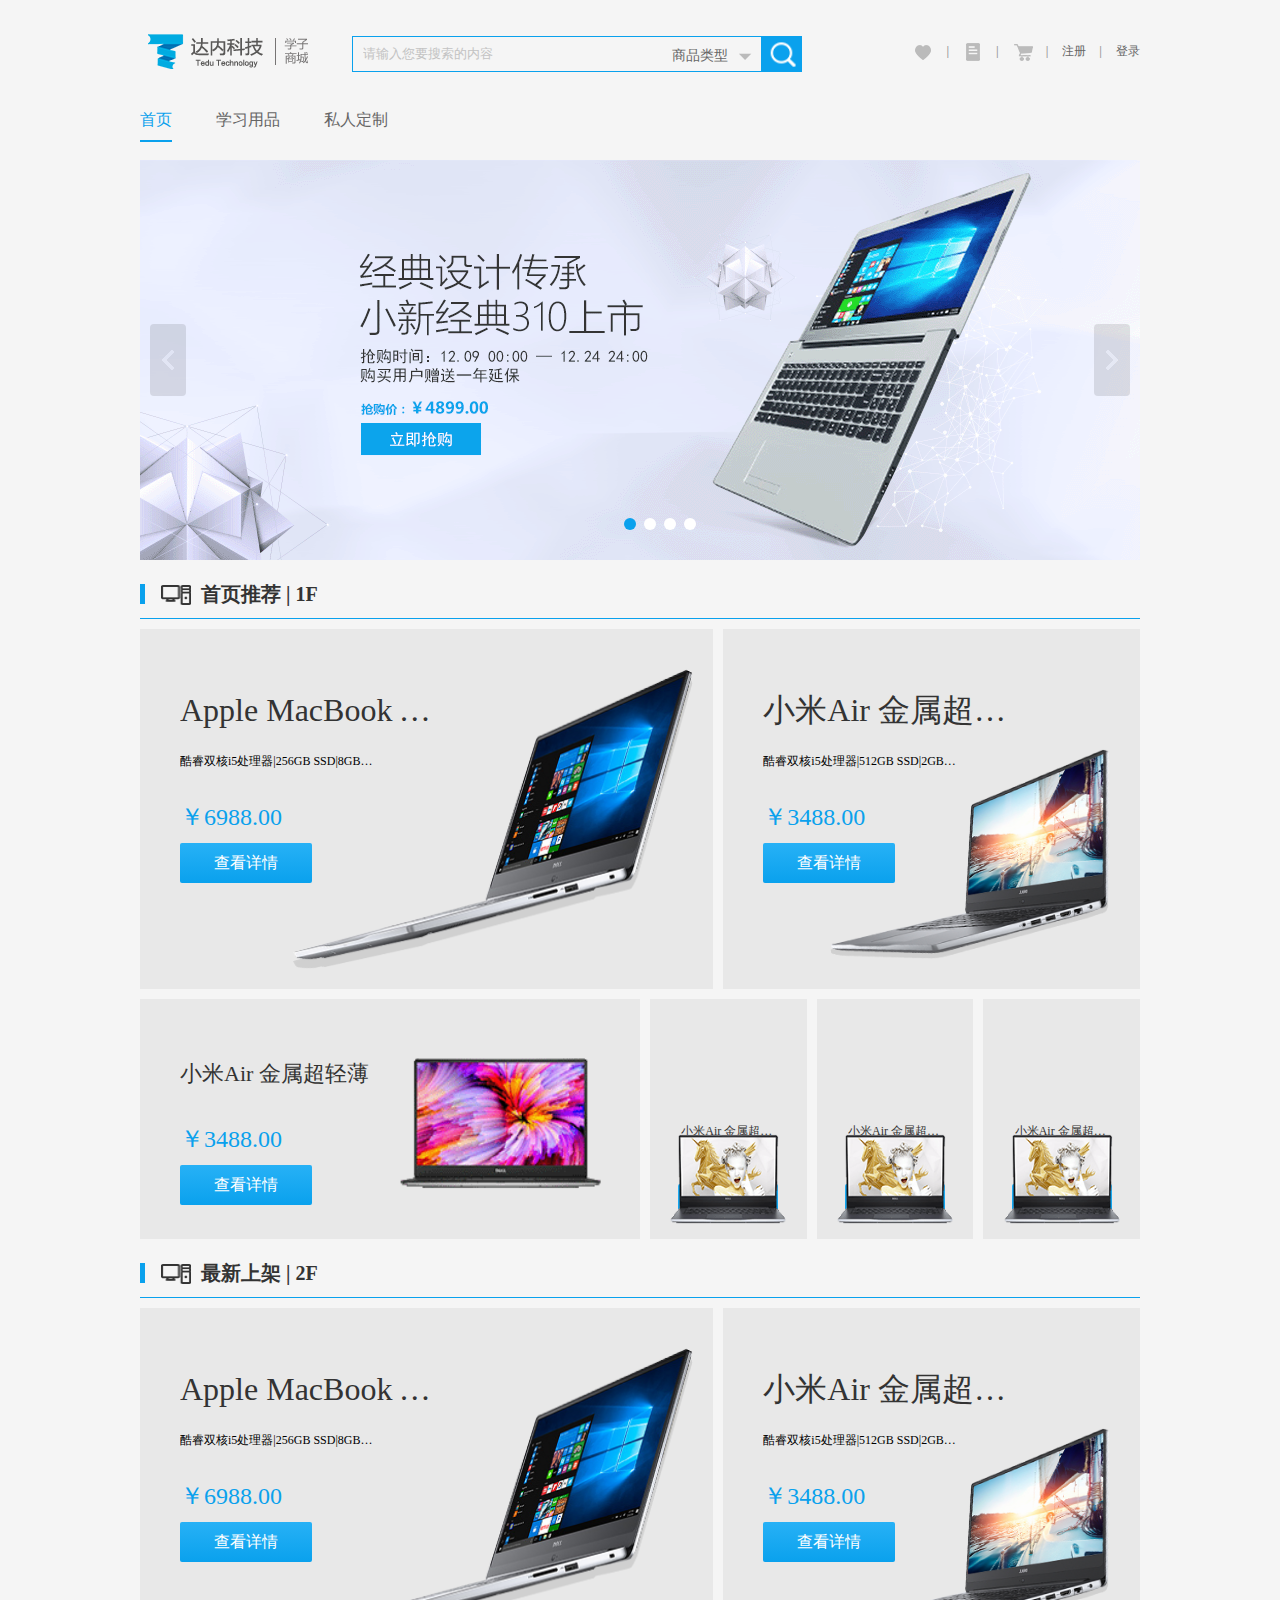
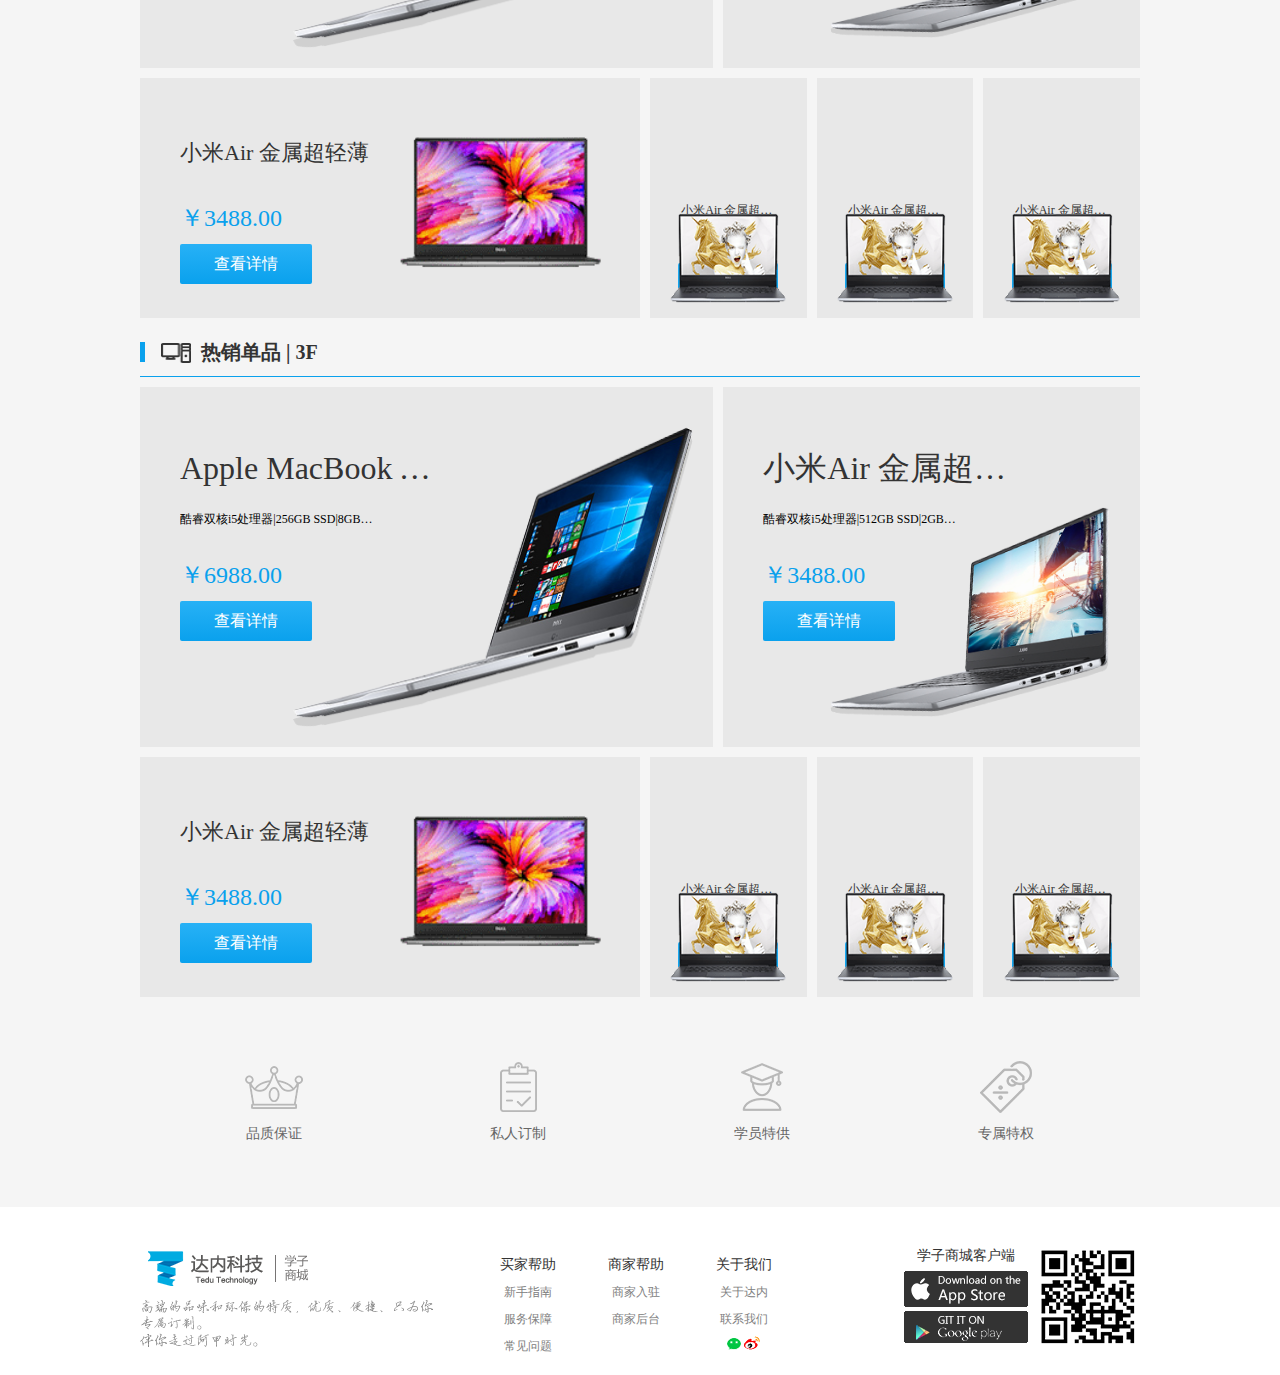
<file: public/index.html>
<!doctype html>
<html lang="en">
<head>
    <meta charset="UTF-8">
    <meta name="viewport" content="width=device-width, user-scalable=no, initial-scale=1.0, maximum-scale=1.0, minimum-scale=1.0">
    <meta http-equiv="X-UA-Compatible" content="ie=edge">
    <link href="img/favicon.ico" rel="shortcut icon">
    <link href="css/normalize.css" rel="stylesheet">
    <link href="css/index.css" rel="stylesheet">
    <link href="css/header.css" rel="stylesheet">
    <link href="css/common.css" rel="stylesheet">
    <link href="css/grid.css" rel="stylesheet">
    <script src="js/jquery.min.js"></script>
    <title>欢迎来到学子商城</title>
</head>
<body>
<iframe id="header-frame" src="header.html" width="100%" height="300px" style="display: block" scrolling="no" frameborder="0"></iframe>
<nav>
    <div class="container_box">
        <ul>
            <li class="nav-current">
                <a href="#">首页</a>
            </li>
            <li>
                <a href="#">学习用品</a>
            </li>
            <li>
                <a href="#">私人定制</a>
            </li>
        </ul>
    </div>
</nav>
<section class="banner">
    <div class="container_box">
        <div class="banner-pic">
            <ul>
                <li>
                    <a href="#">
                        <img src="img/index/banner1.png" alt="banner1">
                    </a>
                </li>
                <li>
                    <a href="#">
                        <img src="img/index/banner2.png" alt="banner2">
                    </a>
                </li>
                <li>
                    <a href="#">
                        <img src="img/index/banner3.png" alt="banner3">
                    </a>
                </li>
                <li>
                    <a href="#">
                        <img src="img/index/banner4.png" alt="banner4">
                    </a>
                </li>
            </ul>
            <p class="banner-arrow">
                <span class="left">
                    <img src="img/index/arrow-left.png" alt="left-arrow">
                </span>
                <span class="right">
                    <img src="img/index/arrow-right.png" alt="right-arrow">
                </span>
            </p>
            <span class="banner-index">
                <ol>
                    <li class="banner-current"></li>
                    <li></li>
                    <li></li>
                    <li></li>
                </ol>
            </span>
        </div>
    </div>
</section>
<section class="recommend">
    <div class="container_box">
        <div class="title">
            <ul>
                <li>
                    <span></span>
                </li>
                <li>
                    <img src="img/index/computer_icon.png" alt="computer_icon" align="center">
                </li>
                <li>
                    <h1>首页推荐 | 1F</h1>
                </li>
            </ul>
        </div>
        <div class="content">
            <div class="row">
                <div class="col-lg-7 col-md-6 col-sm-12">
                    <div>
                        <img src="img/index/study_computer_img1.png" alt="study_computer_img1">
                        <h1>Apple MacBook Air系列</h1>
                        <p>酷睿双核i5处理器|256GB SSD|8GB内存|英特尔HD显卡620含共享显卡内存</p>
                        <h3>￥6988.00</h3>
                        <a href="#">查看详情</a>
                    </div>
                </div>
                <div class="col-lg-5 col-md-6 col-sm-12">
                    <div>
                        <img src="img/index/study_computer_img2.png" alt="study_computer_img2">
                        <h1>小米Air 金属超轻薄</h1>
                        <p>酷睿双核i5处理器|512GB SSD|2GB内存|英特尔HD独立显卡</p>
                        <h3>￥3488.00</h3>
                        <a href="#">查看详情</a>
                    </div>
                </div>
                <div class="col-lg-6 col-md-6 col-sm-12">
                    <div>
                        <img src="img/index/study_computer_img3.png" alt="study_computer_img3">
                        <h1>小米Air 金属超轻薄</h1>
                        <p>酷睿双核i5处理器|512GB SSD|2GB内存|英特尔HD独立显卡</p>
                        <h3>￥3488.00</h3>
                        <a href="#">查看详情</a>
                    </div>
                </div>
                <div class="col-lg-2 col-md-6 col-sm-12">
                    <div>
                        <img src="img/index/study_computer_img4.png" alt="study_computer_img4">
                        <h1>小米Air 金属超轻薄</h1>
                        <p>酷睿双核i5处理器|512GB SSD|2GB内存|英特尔HD独立显卡</p>
                        <h3>￥3488.00</h3>
                        <a href="#">查看详情</a>
                    </div>
                </div>
                <div class="col-lg-2 col-md-6 col-sm-12">
                    <div>
                        <img src="img/index/study_computer_img4.png" alt="study_computer_img4">
                        <h1>小米Air 金属超轻薄</h1>
                        <p>酷睿双核i5处理器|512GB SSD|2GB内存|英特尔HD独立显卡</p>
                        <h3>￥3488.00</h3>
                        <a href="#">查看详情</a>
                    </div>
                </div>
                <div class="col-lg-2 col-md-6 col-sm-12">
                    <div>
                        <img src="img/index/study_computer_img4.png" alt="study_computer_img4">
                        <h1>小米Air 金属超轻薄</h1>
                        <p>酷睿双核i5处理器|512GB SSD|2GB内存|英特尔HD独立显卡</p>
                        <h3>￥3488.00</h3>
                        <a href="#">查看详情</a>
                    </div>
                </div>
            </div>
        </div>
    </div>
</section>
<section class="arrival">
    <div class="container_box">
        <div class="title">
            <ul>
                <li>
                    <span></span>
                </li>
                <li>
                    <img src="img/index/computer_icon.png" alt="computer_icon" align="center">
                </li>
                <li>
                    <h1>最新上架 | 2F</h1>
                </li>
            </ul>
        </div>
        <div class="content">
            <div class="row">
                <div class="col-lg-7 col-md-6 col-sm-12">
                    <div>
                        <img src="img/index/study_computer_img1.png" alt="study_computer_img1">
                        <h1>Apple MacBook Air系列</h1>
                        <p>酷睿双核i5处理器|256GB SSD|8GB内存|英特尔HD显卡620含共享显卡内存</p>
                        <h3>￥6988.00</h3>
                        <a href="#">查看详情</a>
                    </div>
                </div>
                <div class="col-lg-5 col-md-6 col-sm-12">
                    <div>
                        <img src="img/index/study_computer_img2.png" alt="study_computer_img2">
                        <h1>小米Air 金属超轻薄</h1>
                        <p>酷睿双核i5处理器|512GB SSD|2GB内存|英特尔HD独立显卡</p>
                        <h3>￥3488.00</h3>
                        <a href="#">查看详情</a>
                    </div>
                </div>
                <div class="col-lg-6 col-md-6 col-sm-12">
                    <div>
                        <img src="img/index/study_computer_img3.png" alt="study_computer_img3">
                        <h1>小米Air 金属超轻薄</h1>
                        <p>酷睿双核i5处理器|512GB SSD|2GB内存|英特尔HD独立显卡</p>
                        <h3>￥3488.00</h3>
                        <a href="#">查看详情</a>
                    </div>
                </div>
                <div class="col-lg-2 col-md-6 col-sm-12">
                    <div>
                        <img src="img/index/study_computer_img4.png" alt="study_computer_img4">
                        <h1>小米Air 金属超轻薄</h1>
                        <p>酷睿双核i5处理器|512GB SSD|2GB内存|英特尔HD独立显卡</p>
                        <h3>￥3488.00</h3>
                        <a href="#">查看详情</a>
                    </div>
                </div>
                <div class="col-lg-2 col-md-6 col-sm-12">
                    <div>
                        <img src="img/index/study_computer_img4.png" alt="study_computer_img4">
                        <h1>小米Air 金属超轻薄</h1>
                        <p>酷睿双核i5处理器|512GB SSD|2GB内存|英特尔HD独立显卡</p>
                        <h3>￥3488.00</h3>
                        <a href="#">查看详情</a>
                    </div>
                </div>
                <div class="col-lg-2 col-md-6 col-sm-12">
                    <div>
                        <img src="img/index/study_computer_img4.png" alt="study_computer_img4">
                        <h1>小米Air 金属超轻薄</h1>
                        <p>酷睿双核i5处理器|512GB SSD|2GB内存|英特尔HD独立显卡</p>
                        <h3>￥3488.00</h3>
                        <a href="#">查看详情</a>
                    </div>
                </div>
            </div>
        </div>
    </div>
</section>
<section class="single">
    <div class="container_box">
        <div class="title">
            <ul>
                <li>
                    <span></span>
                </li>
                <li>
                    <img src="img/index/computer_icon.png" alt="computer_icon" align="center">
                </li>
                <li>
                    <h1>热销单品 | 3F</h1>
                </li>
            </ul>
        </div>
        <div class="content">
            <div class="row">
                <div class="col-lg-7 col-md-6 col-sm-12">
                    <div>
                        <img src="img/index/study_computer_img1.png" alt="study_computer_img1">
                        <h1>Apple MacBook Air系列</h1>
                        <p>酷睿双核i5处理器|256GB SSD|8GB内存|英特尔HD显卡620含共享显卡内存</p>
                        <h3>￥6988.00</h3>
                        <a href="#">查看详情</a>
                    </div>
                </div>
                <div class="col-lg-5 col-md-6 col-sm-12">
                    <div>
                        <img src="img/index/study_computer_img2.png" alt="study_computer_img2">
                        <h1>小米Air 金属超轻薄</h1>
                        <p>酷睿双核i5处理器|512GB SSD|2GB内存|英特尔HD独立显卡</p>
                        <h3>￥3488.00</h3>
                        <a href="#">查看详情</a>
                    </div>
                </div>
                <div class="col-lg-6 col-md-6 col-sm-12">
                    <div>
                        <img src="img/index/study_computer_img3.png" alt="study_computer_img3">
                        <h1>小米Air 金属超轻薄</h1>
                        <p>酷睿双核i5处理器|512GB SSD|2GB内存|英特尔HD独立显卡</p>
                        <h3>￥3488.00</h3>
                        <a href="#">查看详情</a>
                    </div>
                </div>
                <div class="col-lg-2 col-md-6 col-sm-12">
                    <div>
                        <img src="img/index/study_computer_img4.png" alt="study_computer_img4">
                        <h1>小米Air 金属超轻薄</h1>
                        <p>酷睿双核i5处理器|512GB SSD|2GB内存|英特尔HD独立显卡</p>
                        <h3>￥3488.00</h3>
                        <a href="#">查看详情</a>
                    </div>
                </div>
                <div class="col-lg-2 col-md-6 col-sm-12">
                    <div>
                        <img src="img/index/study_computer_img4.png" alt="study_computer_img4">
                        <h1>小米Air 金属超轻薄</h1>
                        <p>酷睿双核i5处理器|512GB SSD|2GB内存|英特尔HD独立显卡</p>
                        <h3>￥3488.00</h3>
                        <a href="#">查看详情</a>
                    </div>
                </div>
                <div class="col-lg-2 col-md-6 col-sm-12">
                    <div>
                        <img src="img/index/study_computer_img4.png" alt="study_computer_img4">
                        <h1>小米Air 金属超轻薄</h1>
                        <p>酷睿双核i5处理器|512GB SSD|2GB内存|英特尔HD独立显卡</p>
                        <h3>￥3488.00</h3>
                        <a href="#">查看详情</a>
                    </div>
                </div>
            </div>
        </div>
    </div>
</section>
<iframe src="footer.html" width="100%" height="364px" scrolling="no" frameborder="0"></iframe>
<script>

</script>
</body>
</html>
</file>
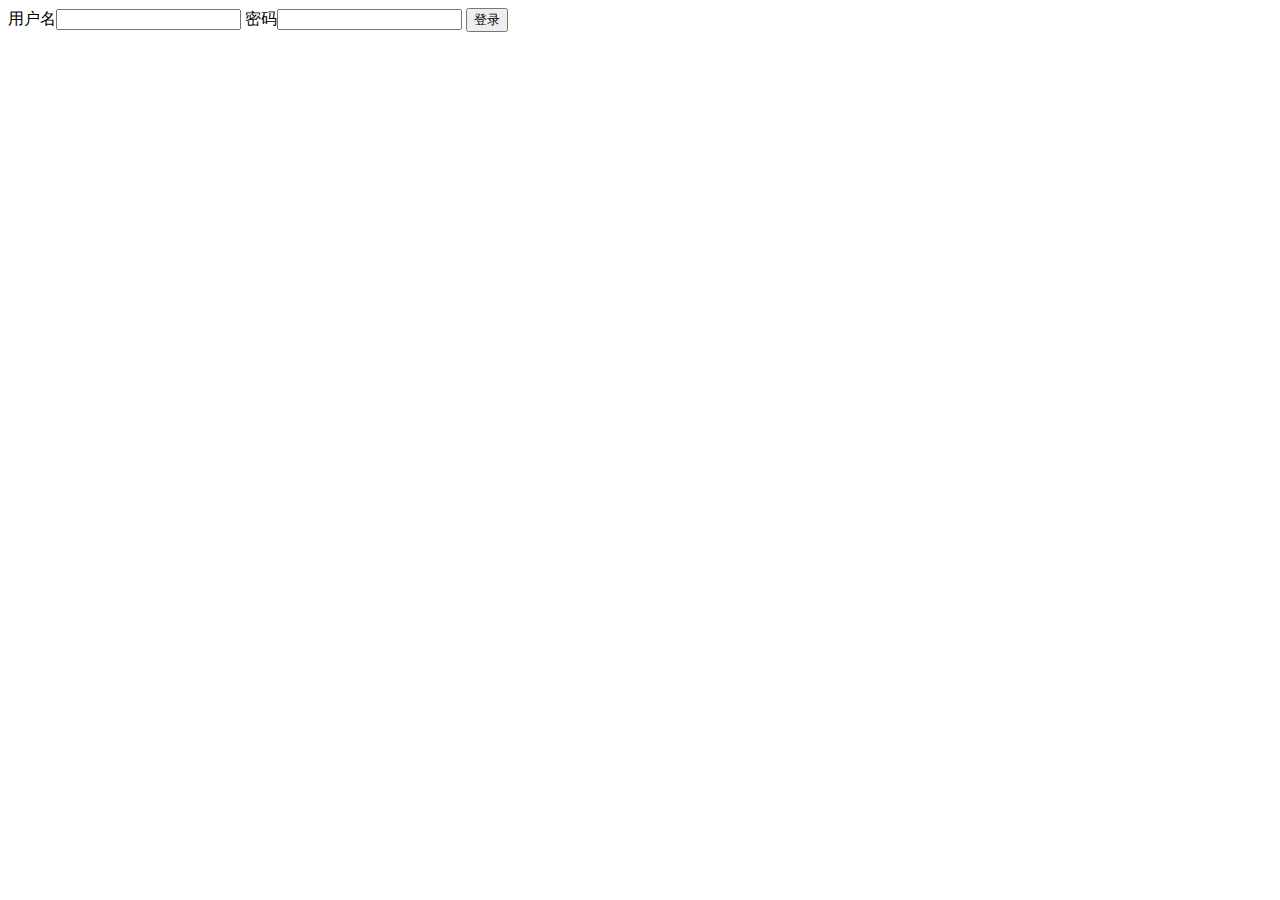
<file: myajax/get_login.html>
<!DOCTYPE html>
<html lang="en">
<head>
    <meta charset="UTF-8">
    <title>get_login</title>
</head>
<body>
    用户名<input type="text" id="uname">
    密码<input type="password" id="upwd">
    <button onclick="login()">登录</button>
<script>

    // function login(){
    //     let data=`${uname.value}&${upwd.value}`;
    //     //获取input中的值，dom操作
    //     let xhr=new XMLHttpRequest();
    //     xhr.onreadystatechange=function(){
    //         if(xhr.readyState==4 && xhr.status==200){
    //             let result=xhr.responseText;
    //             if(result==1){
    //                 alert("登录成功！");
    //             }else if(result==0){
    //                 alert("登录失败！用户名或密码错误！")
    //             }else{
    //                 alert("未接收到用户信息！")
    //             }
    //         }
    //     }
    //     xhr.open("get","/demo/login/"+data,true);
    //     xhr.send(null);
    // }
    function login(){
        let xhr=new XMLHttpRequest();
        xhr.onreadystatechange=function(){
            if(xhr.readyState==4 && xhr.status==200){
                let result=xhr.responseText;
                alert(result);
            }
        };
        xhr.open("post","/demo/post_login",true);
        //创建请求主体，把数据放到请求主体中
        let formdata=`uname=${uname.value}&upwd=${upwd.value}`;
        //由于要传递整个请求主体，而请求主体中有特殊字符，必须修改请求头
        xhr.setRequestHeader("Content-Type","application/x-www-form-urlencoded");
        xhr.send(formdata);
    }
</script>
</body>
</html>
</file>
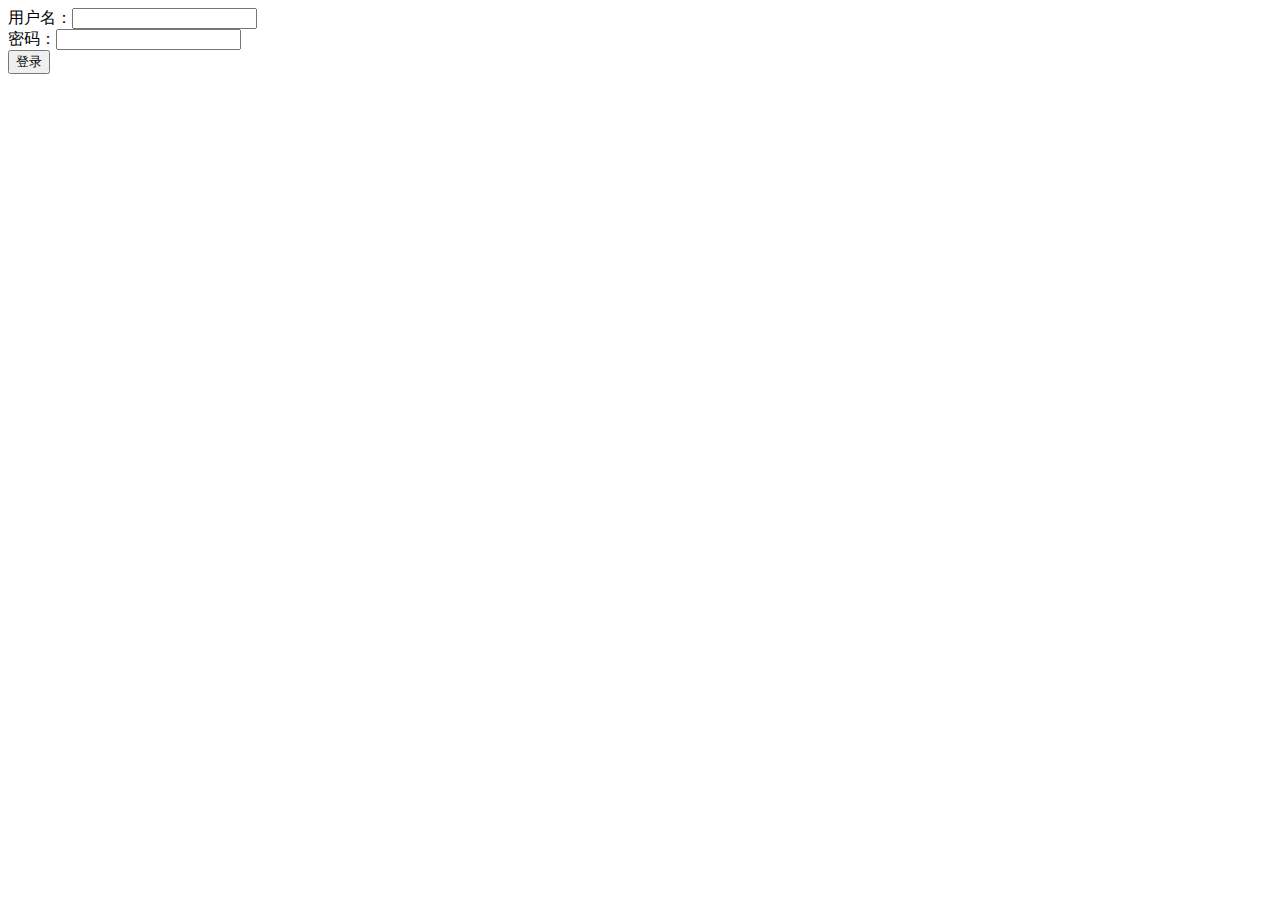
<file: mypro/login.html>
<!DOCTYPE html>
<html lang="en">
<head>
    <meta charset="UTF-8">
    <title>login</title>
</head>
<body>
    用户名：<input type="text" id="uname"><br>
    密码：<input type="password" id="upwd"><br>
    <button onclick="mylogin()">登录</button>
<script>
    function mylogin(){
        let data=`${uname.value}&${upwd.value}`;
        if(!uname.value){
            alert("用户名不能为空！");
            return;
        }
        if(!upwd.value){
            alert("密码不能为空！");
            return;
        }
        let xhr=new XMLHttpRequest();
        xhr.onreadystatechange=function(){
            if(xhr.readyState==4 && xhr.status==200){
                let result=xhr.responseText;
                if(result==1){
                    alert("登录成功！");
                }else{
                    alert("登录失败！");
                }
            }
        }
        xhr.open("get","/pro/v1/login/"+data,true);
        xhr.send(null);
    }
</script>
</body>
</html>
</file>
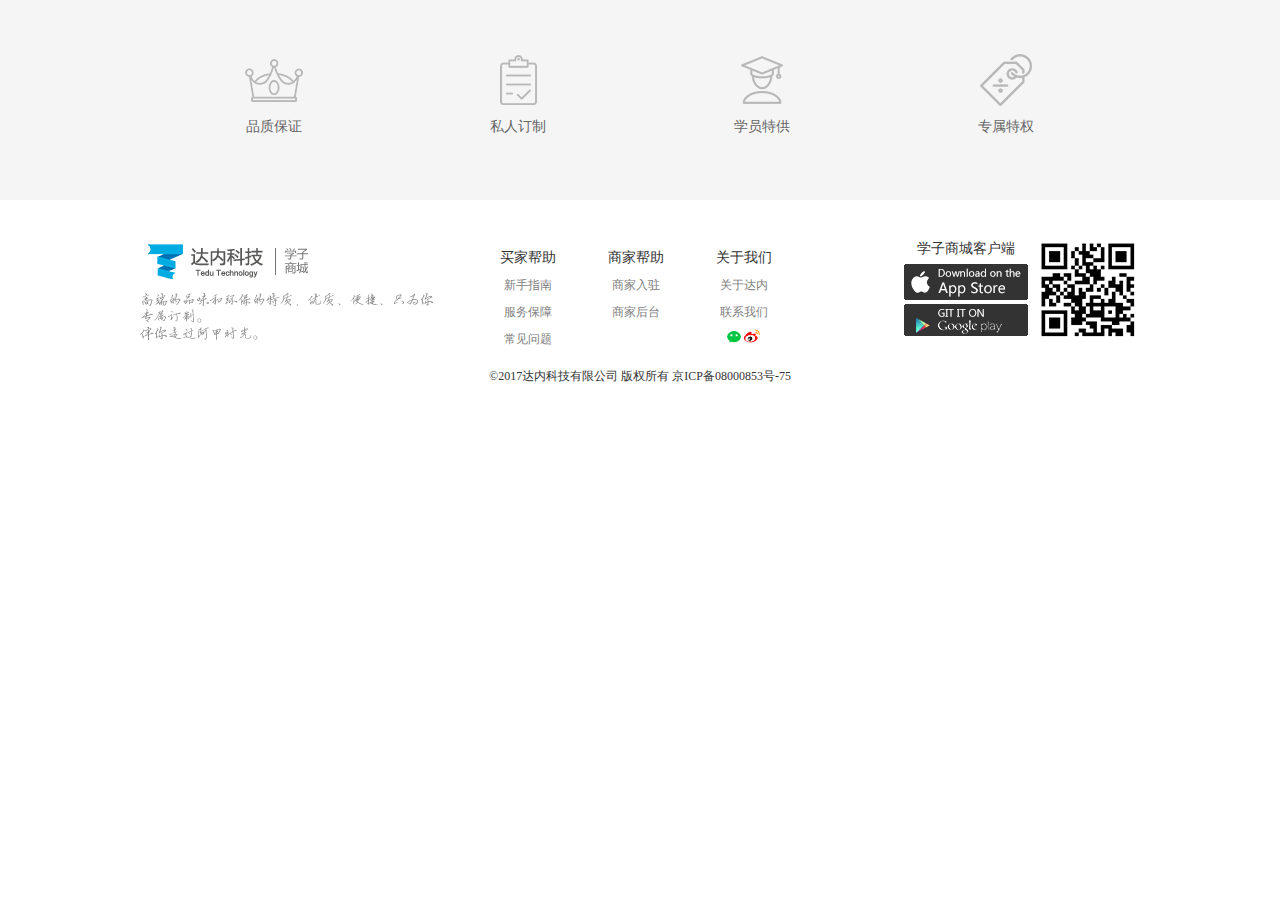
<file: public/footer.html>
<!doctype html>
<html lang="en">
<head>
    <meta charset="UTF-8">
    <link href="css/normalize.css" rel="stylesheet">
    <link href="css/footer.css" rel="stylesheet">
    <link href="css/common.css" rel="stylesheet">
    <title>footer</title>
</head>
<body>
<section class="information">
    <div class="container_box">
        <ul>
            <li>
                <span></span>
                <span>品质保证</span>
            </li>
            <li>
                <span style="background-position: 0 -60px"></span>
                <span>私人订制</span>
            </li>
            <li>
                <span style="background-position: 0 -120px"></span>
                <span>学员特供</span>
            </li>
            <li>
                <span style="background-position: 0 -180px"></span>
                <span>专属特权</span>
            </li>
        </ul>
    </div>
</section>
<footer>
    <div class="footer_top container_box">
        <div class="footer_left">
            <span>
                <img src="img/header/logo.png" alt="logo">
            </span>
            <span>
                <img src="img/footer/footerFont.png">
            </span>
        </div>
        <div class="footer_center">
            <ul>
                <li>
                    <a href="#" class="footer_center_title">买家帮助</a>
                </li>
                <li>
                    <a href="#">新手指南</a>
                </li>
                <li>
                    <a href="#">服务保障</a>
                </li>
                <li>
                    <a href="#">常见问题</a>
                </li>
            </ul>
            <ul>
                <li>
                    <a href="#" class="footer_center_title">商家帮助</a>
                </li>
                <li>
                    <a href="#">商家入驻</a>
                </li>
                <li>
                    <a href="#">商家后台</a>
                </li>
                <li>
                    <a href="#"></a>
                </li>
            </ul>
            <ul>
                <li>
                    <a href="#" class="footer_center_title">关于我们</a>
                </li>
                <li>
                    <a href="#">关于达内</a>
                </li>
                <li>
                    <a href="#">联系我们</a>
                </li>
                <li>
                    <a href="#">
                        <img src="img/footer/wechat.png" alt="wechat">
                    </a>
                    <a href="#">
                        <img src="img/footer/sinablog.png" alt="sina">
                    </a>
                </li>
            </ul>
        </div>
        <div class="footer_right">
            <span>
                <img src="img/footer/erweima.png">
            </span>
            <span>
                <ul>
                    <li>
                        学子商城客户端
                    </li>
                    <li>
                        <img src="img/footer/ios.png" alt="ios">
                    </li>
                    <li>
                        <img src="img/footer/android.png" alt="android">
                    </li>
                </ul>
            </span>
        </div>
    </div>
    <div class="footer_bottom container_box">
        <span>
            &copy2017达内科技有限公司&nbsp;版权所有&nbsp;京ICP备08000853号-75
        </span>
    </div>
</footer>
</body>
</html>
</file>
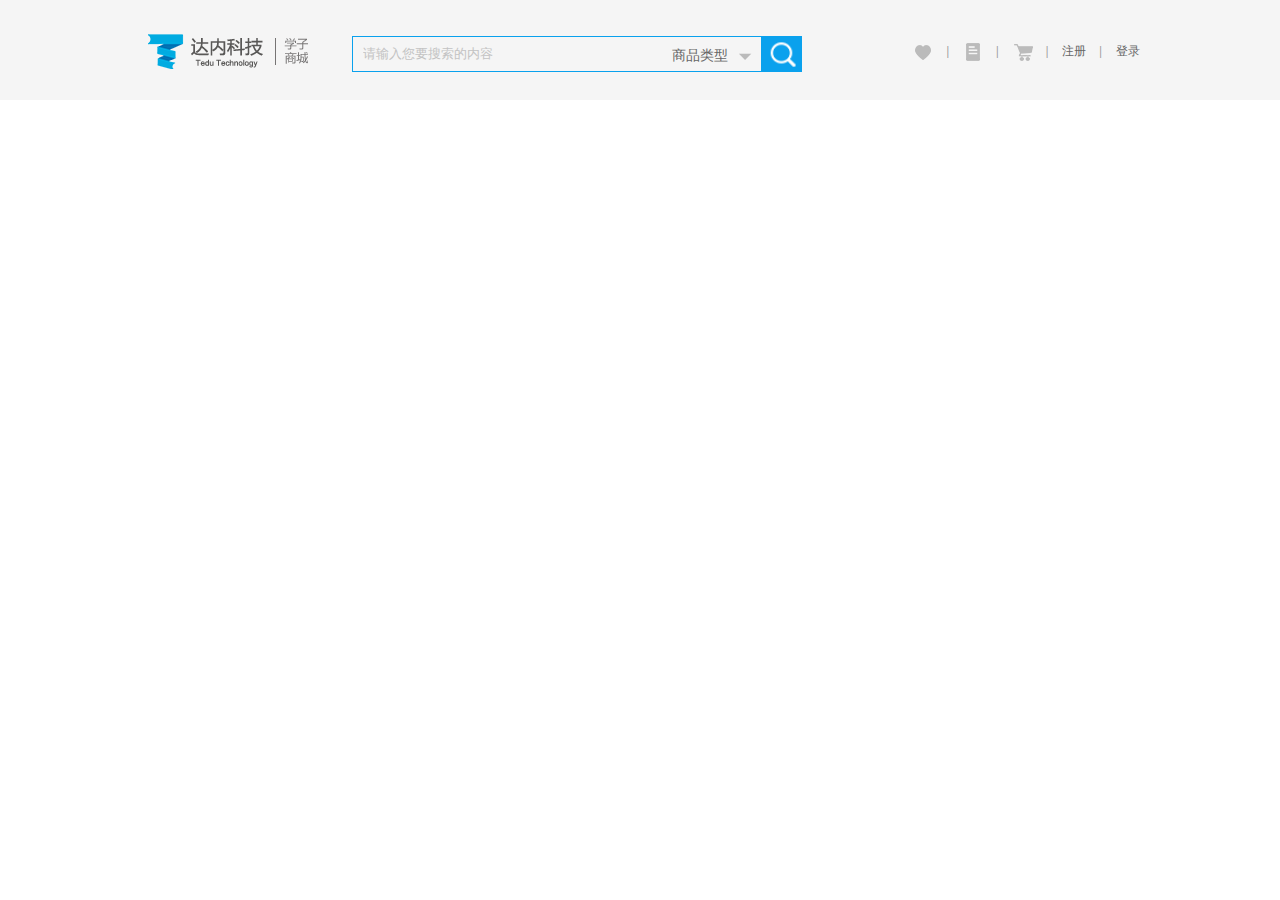
<file: public/header.html>
<!doctype html>
<html lang="en">
<head>
    <meta charset="UTF-8">
    <link href="css/normalize.css" rel="stylesheet">
    <link href="css/header.css" rel="stylesheet">
    <link href="css/common.css" rel="stylesheet">
    <script src="js/jquery.min.js"></script>
    <title>login_header</title>
</head>
<body>
<header>
    <div class="container_box">
        <a class="logo" href="#">
            <img src="img/header/logo.png" alt="logo" align="center">
        </a>
        <span>
            <input type="search" placeholder="请输入您要搜索的内容" maxlength="18">
            <img id="btn_search" src="img/header/search.png">
            <div class="search">
                <div class="search_sel">
                    <b>商品类型</b>
                    <img src="img/header/header_normal.png" align="center">
                </div>
                <div class="search_content">
                    <ul>
                        <li>学习用品</li>
                        <li>电脑办公</li>
                        <li>学习用品</li>
                        <li>电脑办公</li>
                        <li>学习用品</li>
                        <li>电脑办公</li>
                        <li>学习用品</li>
                        <li>电脑办公</li>
                        <li>学习用品</li>
                        <li>电脑办公</li>
                    </ul>
                    <ul>
                        <li>Lenovo</li>
                        <li>Apple</li>
                        <li>Dell</li>
                        <li>Lenovo</li>
                        <li>Apple</li>
                        <li>Dell</li>
                        <li>Lenovo</li>
                        <li>Apple</li>
                        <li>Dell</li>
                    </ul>
                    <ul>
                        <li>MacBook Pro</li>
                        <li>MacBook Air</li>
                        <li>iMac</li>
                        <li>MacBook Pro</li>
                        <li>MacBook Air</li>
                        <li>iMac</li>
                        <li>MacBook Pro</li>
                        <li>MacBook Air</li>
                        <li>iMac</li>
                        <li>MacBook Pro</li>
                        <li>MacBook Air</li>
                        <li>iMac</li>
                        <li>MacBook Pro</li>
                        <li>MacBook Air</li>
                        <li>iMac</li>
                    </ul>
                </div>
            </div>

        </span>
        <div class="menu">
            <ul>
                <li>
                    <a href="">
                        <img src="img/header/care.png" align="center">
                    </a>
                    <b>|</b>
                </li>
                <li>
                    <a href="">
                        <img src="img/header/order.png" align="center">
                    </a>
                    <b>|</b>
                </li>
                <li>
                    <a href="">
                        <img src="img/header/shop_car.png" align="center">
                    </a>
                    <b>|</b>
                </li>
                <li>
                    <a href="user_login.html">
                        注册
                    </a>
                    <b>|</b>
                </li>
                <li>
                    <a href="user_login.html">
                        登录
                    </a>
                </li>
            </ul>
        </div>
    </div>
</header>
<script>
    $(".search_content").hide();
    $(".search_sel").click(function () {
        $(".search_content").show();
    });
    $(".search").mouseleave(function () {
        $(".search_content").hide();
    });
    //鼠标进入头部图标变色
    $("header .menu li:nth-child(1) img").mouseenter(function () {
        $("header .menu li:nth-child(1) img").attr("src","img/header/care1.png");
    });
    $("header .menu li:nth-child(1) img").mouseleave(function () {
        $("header .menu li:nth-child(1) img").attr("src","img/header/care.png");
    });
    $("header .menu li:nth-child(2) img").mouseenter(function () {
        $("header .menu li:nth-child(2) img").attr("src","img/header/order1.png");
    });
    $("header .menu li:nth-child(2) img").mouseleave(function () {
        $("header .menu li:nth-child(2) img").attr("src","img/header/order.png");
    });
    $("header .menu li:nth-child(3) img").mouseenter(function () {
        $("header .menu li:nth-child(3) img").attr("src","img/header/shop_car1.png");
    });
    $("header .menu li:nth-child(3) img").mouseleave(function () {
        $("header .menu li:nth-child(3) img").attr("src","img/header/shop_car.png");
    });
</script>
</body>
</html>
</file>
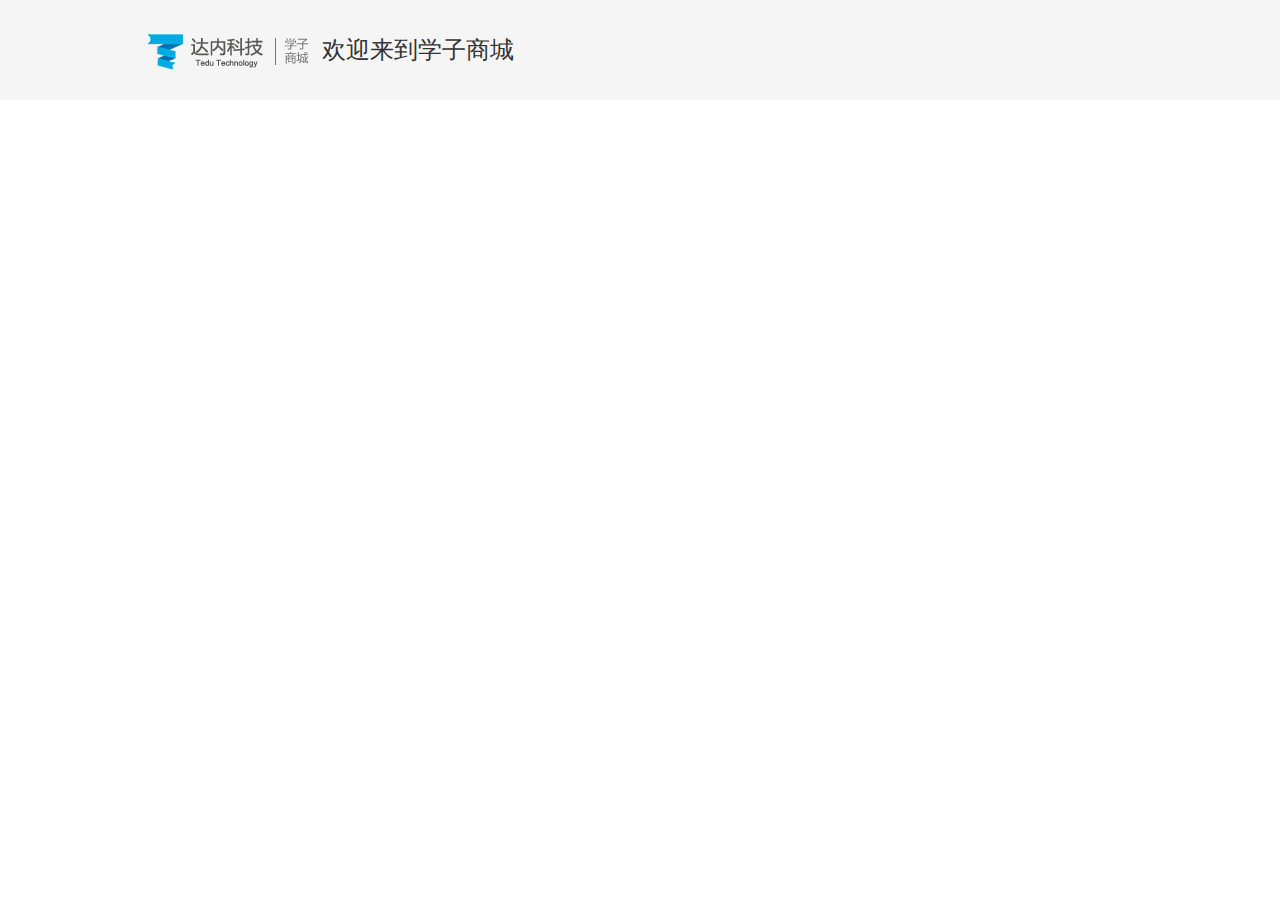
<file: public/login_header.html>
<!doctype html>
<html lang="en">
<head>
    <meta charset="UTF-8">
    <link href="css/normalize.css" rel="stylesheet">
    <link href="css/login_header.css" rel="stylesheet">
    <link href="css/common.css" rel="stylesheet">
    <title>login_header</title>
</head>
<body>
<header>
    <div class="container_box">
        <a href="#">
            <img src="img/header/logo.png" alt="logo" align="center">
        </a>
        <span>欢迎来到学子商城</span>
    </div>
</header>
</body>
</html>
</file>
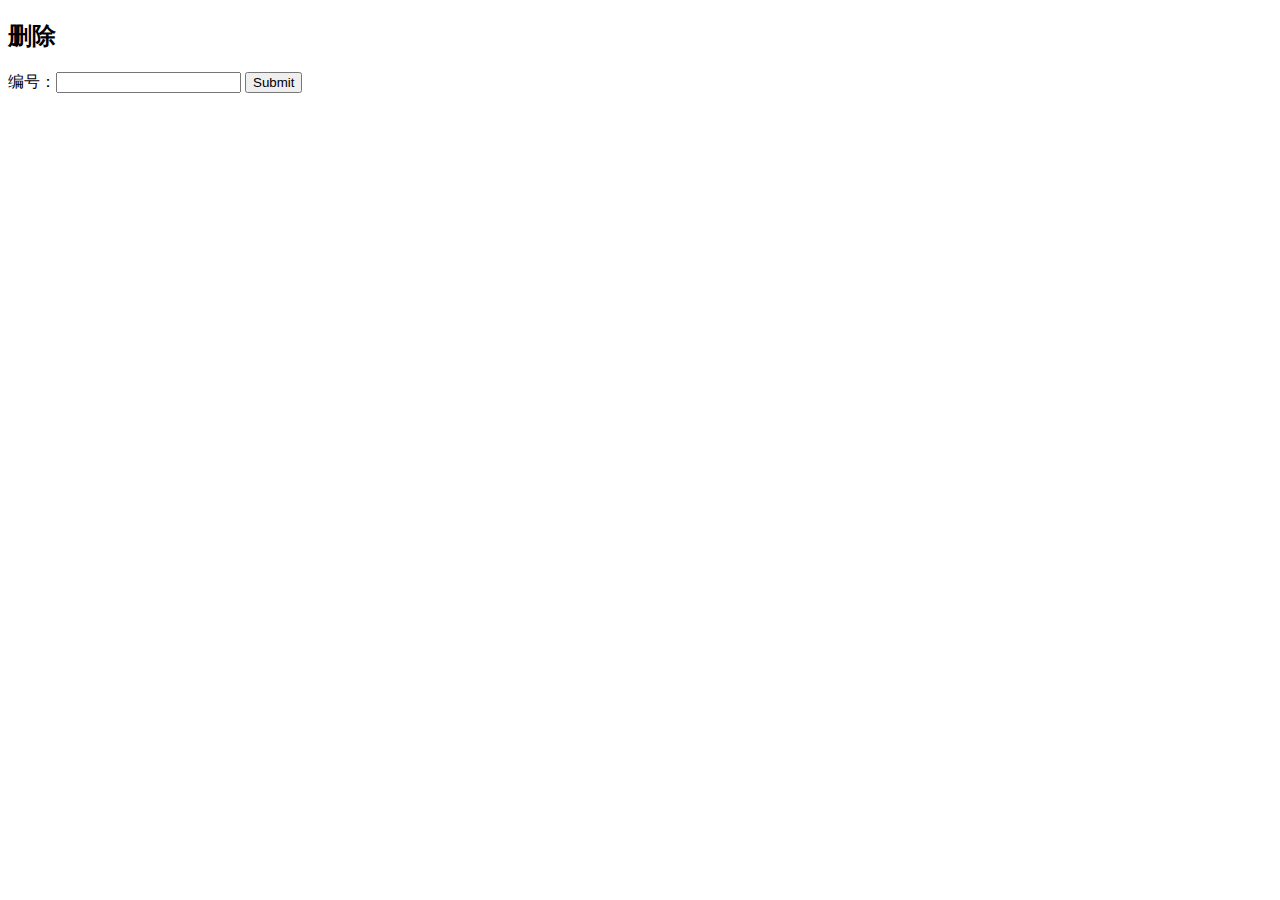
<file: public/user_delete.html>
<!doctype html>
<html lang="en">
<head>
   <meta charset="UTF-8">
   <meta name="viewport"
         content="width=device-width, user-scalable=no, initial-scale=1.0, maximum-scale=1.0, minimum-scale=1.0">
   <meta http-equiv="X-UA-Compatible" content="ie=edge">
   <title>user_delete</title>
</head>
<body>
   <h2>删除</h2>
   <form method="get" action="user/delete">
      编号：<input type="text" name="uid">
      <input type="submit">
   </form>
</body>
</html>
</file>
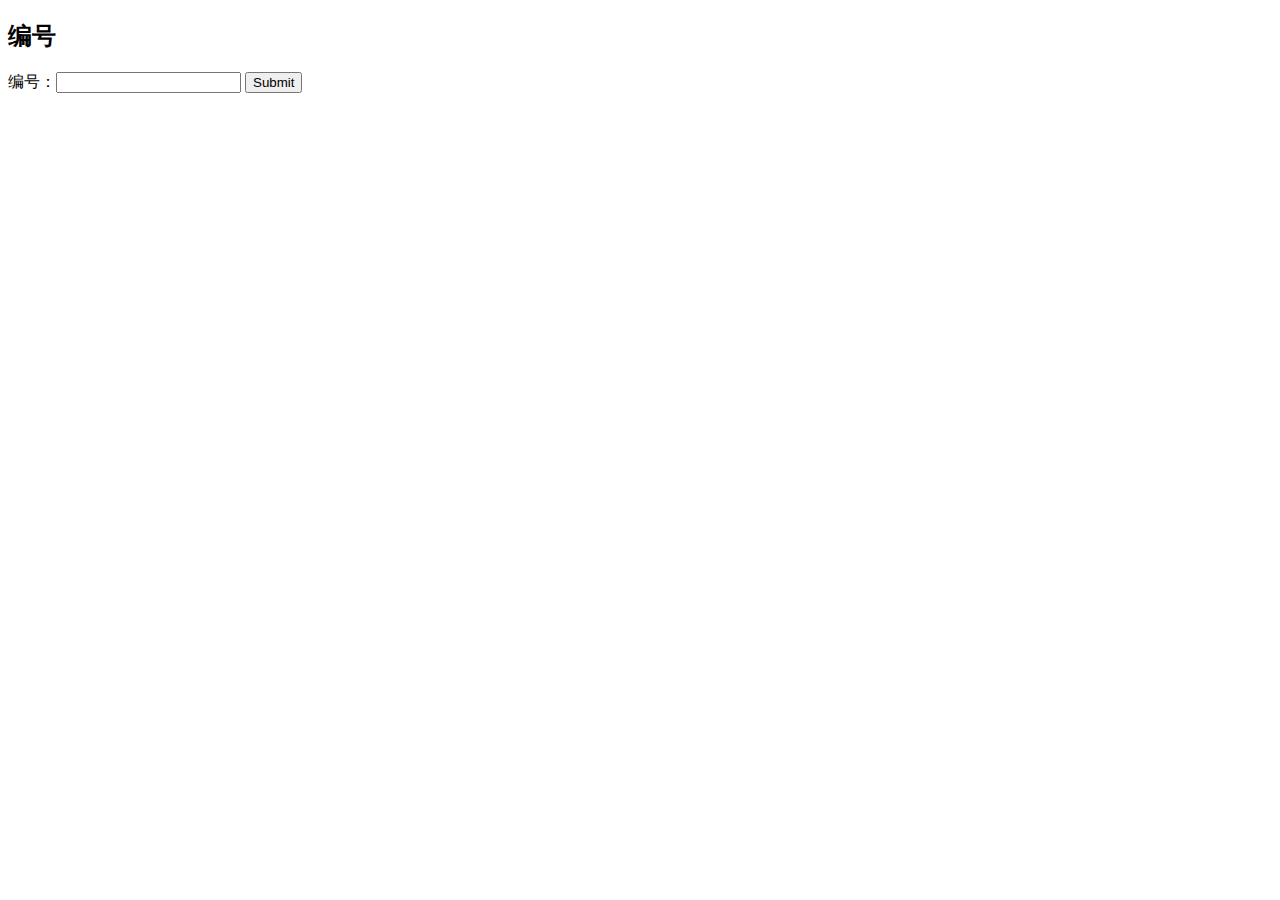
<file: public/user_detail.html>
<!doctype html>
<html lang="en">
<head>
   <meta charset="UTF-8">
   <meta name="viewport"
         content="width=device-width, user-scalable=no, initial-scale=1.0, maximum-scale=1.0, minimum-scale=1.0">
   <meta http-equiv="X-UA-Compatible" content="ie=edge">
   <title>user_detail</title>
</head>
<body>
   <h2>编号</h2>
   <form method="get" action="/user/detail">
      编号：<input type="text" name="uid">
      <input type="submit">
   </form>
</body>
</html>
</file>
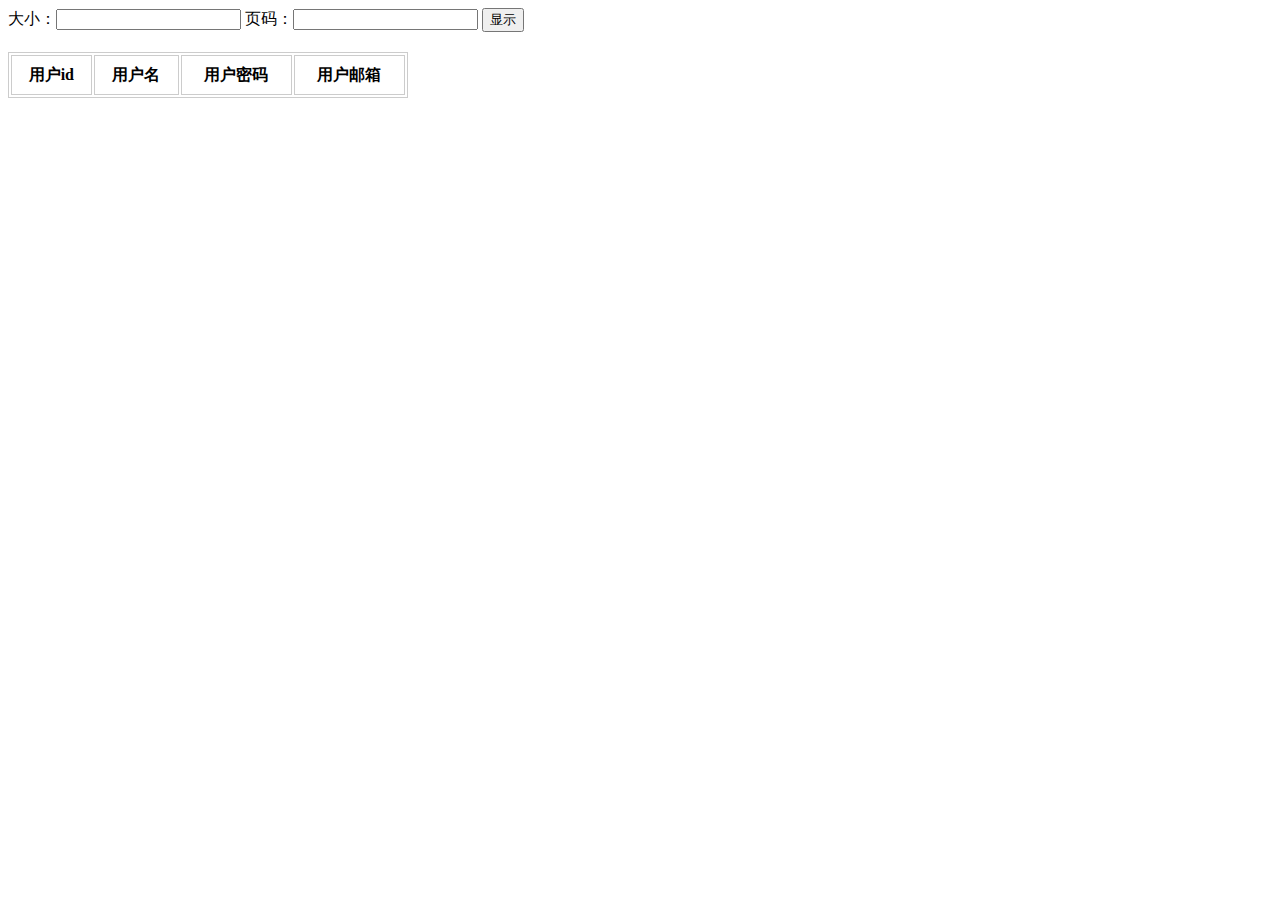
<file: public/user_list.html>
<!doctype html>
<html lang="en">
<head>
  <meta charset="UTF-8">
  <meta name="viewport"
        content="width=device-width, user-scalable=no, initial-scale=1.0, maximum-scale=1.0, minimum-scale=1.0">
  <meta http-equiv="X-UA-Compatible" content="ie=edge">
  <title>user_list</title>
  <style>
    table{
      margin-top:20px;
      width:400px;
      border:1px solid #ccc;
      background-color:#fff;
      text-align:center;
      font-weight:bold;
      font-size:16px;
    }
    td{
      border:1px solid #ccc;
      height:36px;
    }
  </style>
</head>
<body>
    <div>
        大小：<input type="text" id="count">
        页码：<input type="text" id="pno">
        <button onclick="showTab()">显示</button>
    </div>
    <div>
        <table>
            <thead>
                <tr>
                    <td>用户id</td>
                    <td>用户名</td>
                    <td>用户密码</td>
                    <td>用户邮箱</td>
                </tr>
            </thead>
            <tbody id="content"></tbody>
        </table>
    </div>
<script>
function showTab(){
    let data=`?count=${count.value}&pno=${pno.value}`
    let xhr=new XMLHttpRequest();
    xhr.onreadystatechange=function(){
        if(xhr.readyState==4 && xhr.status==200){
            let data=xhr.responseText;
            //json解析，解析结果是一个对象数组
            let arr=JSON.parse(data);
            let htmlstr=`<tbody>`;
            for(let i=0;i<arr.length;i++){
                htmlstr+=`
                <tr>
                   <td>${arr[i].uid}</td>
                   <td>${arr[i].uname}</td>
                   <td>${arr[i].upwd}</td>
                   <td>${arr[i].email}</td>
                 </tr>
                    `
            }
            htmlstr+=`</tbody>`;
            content.innerHTML=htmlstr;
        }
    }
    xhr.open("get","/user/list"+data,true);
    xhr.send(null);
}
</script>
</body>
</html>
</file>
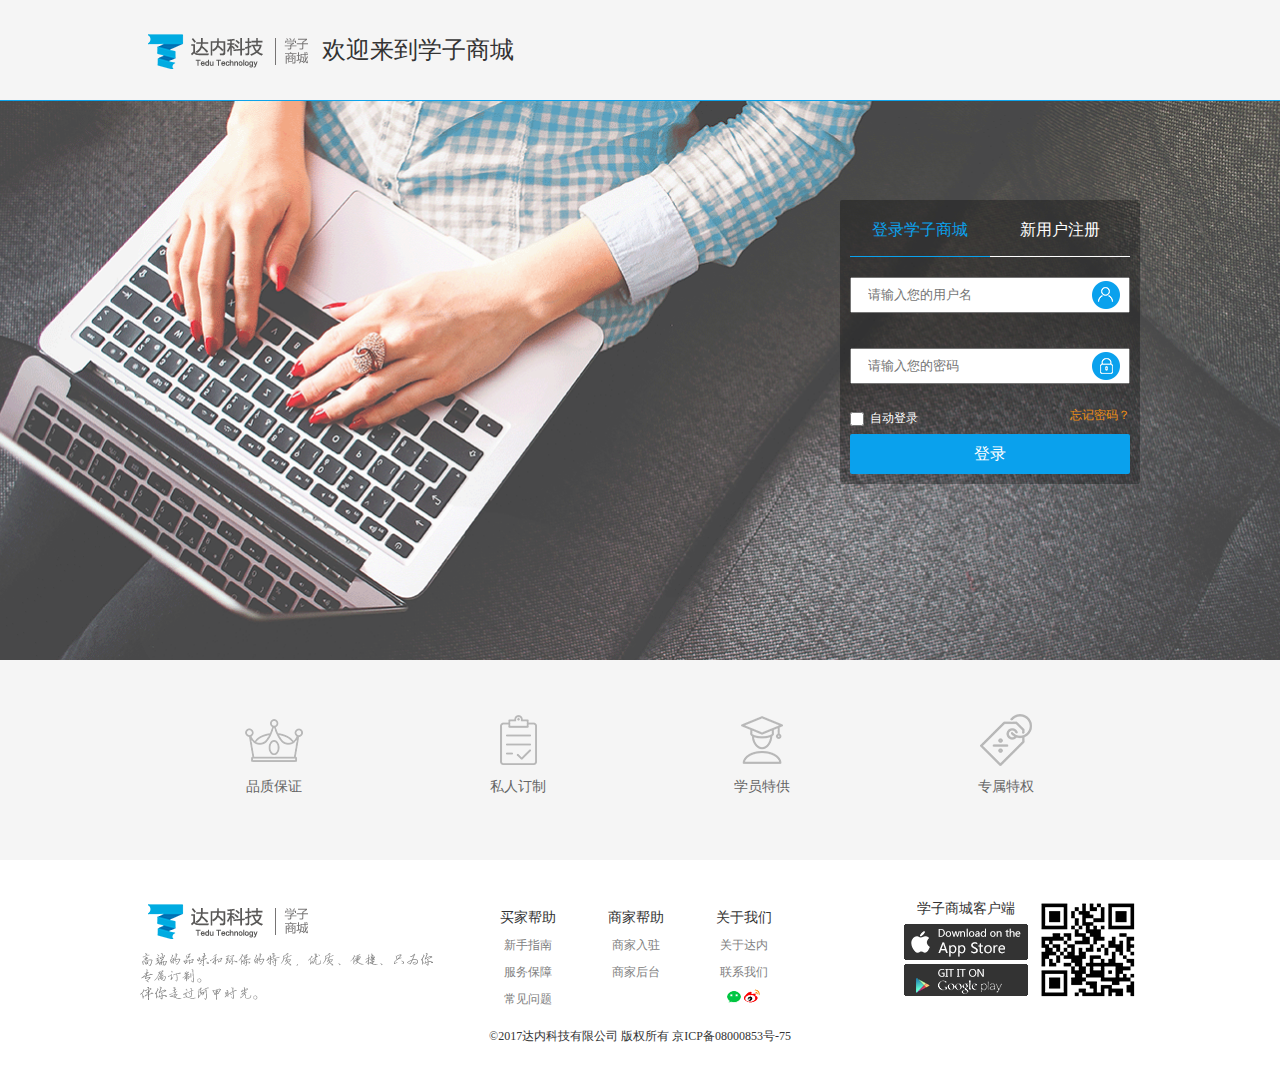
<file: public/user_login.html>
<!doctype html>
<html lang="en">
<head>
  <meta charset="UTF-8">
  <meta name="viewport"
        content="width=device-width, user-scalable=no, initial-scale=1.0, maximum-scale=1.0, minimum-scale=1.0">
  <meta http-equiv="X-UA-Compatible" content="ie=edge">
  <link href="img/favicon.ico" rel="shortcut icon">
  <link href="css/normalize.css" rel="stylesheet">
  <link href="css/user_login.css" rel="stylesheet">
  <link href="css/common.css" rel="stylesheet">
  <script src="js/jquery.min.js"></script>
  <title>欢迎来到学子商城</title>
</head>
<body>
<iframe src="login_header.html" width="100%" height="100px" style="display: block" scrolling="no" frameborder="0"></iframe>
<section class="banner">
    <div class="container_box">
        <div class="logreg_box" id="logreg_box">
            <div class="logreg_title">
                <ul>
                    <li class="current" id="log_point">
                        <a href="javascript:;">登录学子商城</a>
                    </li>
                    <li id="reg_point">
                        <a href="javascript:;">新用户注册</a>
                    </li>
                </ul>
            </div>
            <div id="login">
                <div class="logreg_username inner_box">
                    <span>
                        <input type="text" placeholder="请输入您的用户名" id="log_uname" minlength="6" maxlength="9">
                        <img src="img/login/uname.png">
                    </span>
                        <span class="logreg_tip_warning logreg_tip">
                        &nbsp;
                    </span>
                </div>
                <div class="logreg_userpassword inner_box">
                    <span>
                        <input type="password" placeholder="请输入您的密码" id="log_upwd" minlength="6" maxlength="12">
                        <img src="img/login/upwd.png">
                    </span>
                </div>
                <div class="logreg_hint inner_box">
                    <span class="logreg_hint_auto">
                        <input type="checkbox" id="reg_auto">
                        <label for="reg_auto">自动登录</label>
                    </span>
                    <span class="logreg_hint_forget">
                        <a href="#">忘记密码？</a>
                    </span>
                </div>
                <div class="logreg_btn inner_box">
                    <span>
                        <button class="btn" id="log_btn">登录</button>
                    </span>
                </div>
            </div>
            <div id="register" style="display:none">
                <div class="logreg_username inner_box">
                    <span>
                        <input type="text" placeholder="请输入用户名" id="reg_uname" minlength="6" maxlength="9">
                        <img src="img/login/uname.png">
                    </span>
                    <span class="logreg_tip">
                        &nbsp;
                    </span>
                </div>
                <div class="logreg_userpassword inner_box">
                    <span>
                        <input type="text" placeholder="请输入密码" id="reg_upwd" minlength="6" maxlength="12">
                        <img src="img/login/upwd.png">
                    </span>
                    <span class="logreg_tip">
                        &nbsp;
                    </span>
                </div>
                <div class="logreg_userconfirmpassword inner_box">
                    <span>
                        <input type="text" placeholder="请确认密码" id="reg_cpwd" minlength="6" maxlength="12">
                        <img src="img/login/upwd.png">
                    </span>
                    <span class="logreg_tip">
                        &nbsp;
                    </span>
                </div>
                <div class="logreg_useremail inner_box">
                    <span>
                        <input type="text" placeholder="请输入邮箱地址" id="reg_email" maxlength="20">
                        <img src="img/login/email.png">
                    </span>
                    <span class="logreg_tip">
                        &nbsp;
                    </span>
                </div>
                <div class="logreg_userphone inner_box">
                    <span>
                        <input type="text" placeholder="请输入您的手机号" id="reg_phone" maxlength="11">
                        <img src="img/login/phone.png">
                    </span>
                    <span class="logreg_tip">
                        &nbsp;
                    </span>
                </div>
                <div class="logreg_btn inner_box">
                    <span>
                        <button class="btn" id="register_btn">提交注册信息</button>
                    </span>
                </div>
            </div>
        </div>
    </div>
</section>
<iframe id="footer-frame" src="footer.html" width="100%" height="364px" scrolling="no" frameborder="0"></iframe>
<script>
    //控制tab条件渲染
    $("#log_point").click(function(){
        $(this).addClass("current");
        $(this).siblings().removeClass("current");
        $("#login").css("display","block");
        $("#register").css("display","none");
        logreg_box.style.marginTop='100px';
    });
    $("#reg_point").click(function(){
        $(this).addClass("current");
        $(this).siblings().removeClass("current");
        $("#register").css("display","block");
        $("#login").css("display","none");
        logreg_box.style.marginTop='36px';
    })
    //动态获取iframe内容高度
    function setIframeHeight(iframe) {
        if(iframe){
            let iframeWin = iframe.contentWindow || iframe.contentDocument.parentWindow;
            if(iframeWin.document.body){
                iframe.height = iframeWin.document.documentElement.scrollHeight || iframeWin.document.body.scrollHeight;
            }
        }
    }
    window.onload = function(){
        setIframeHeight(document.getElementById('footer-frame'));
    }
</script>
</body>
</html>
</file>
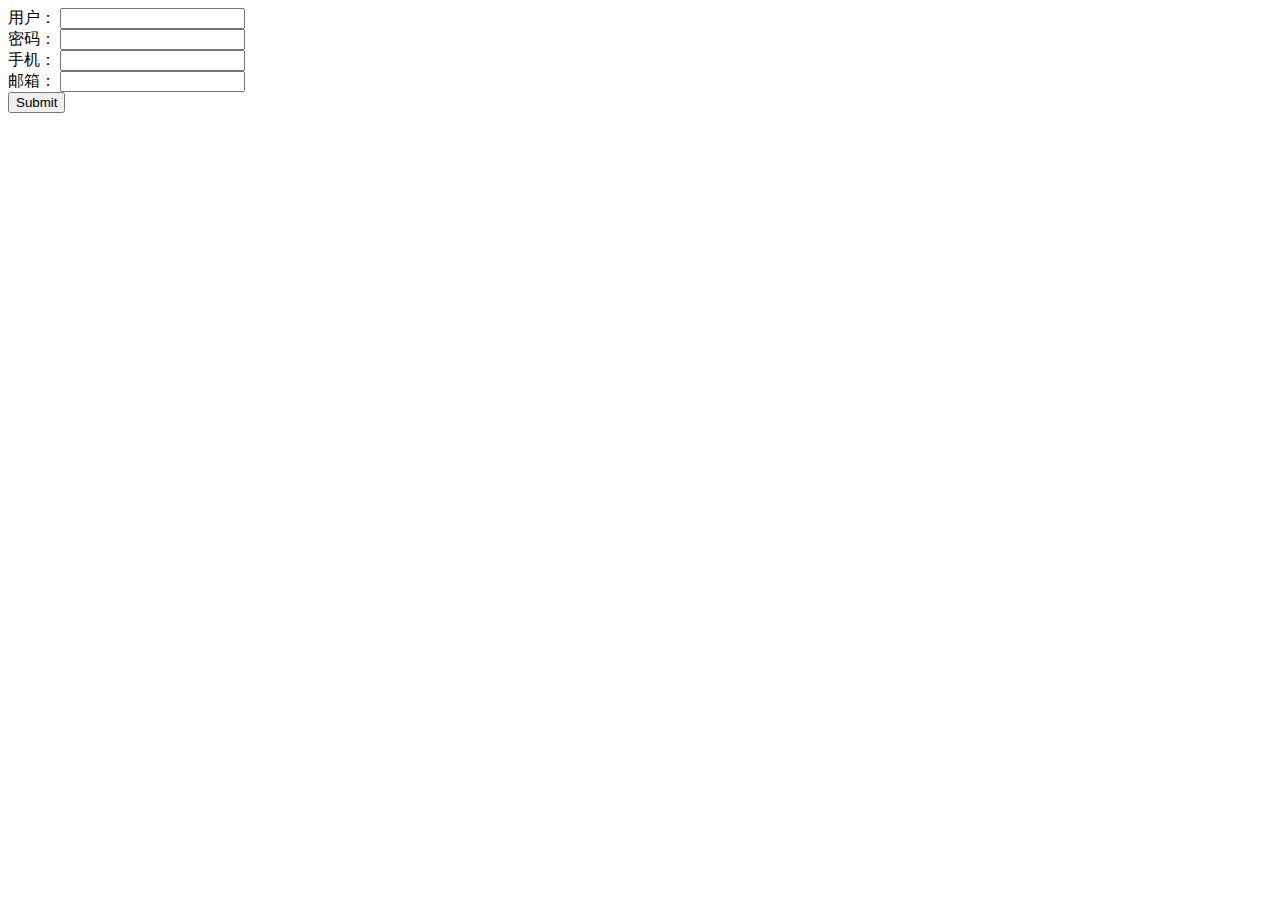
<file: public/user_req.html>
<!doctype html>
<html lang="en">
<head>
  <meta charset="UTF-8">
  <meta name="viewport"
        content="width=device-width, user-scalable=no, initial-scale=1.0, maximum-scale=1.0, minimum-scale=1.0">
  <meta http-equiv="X-UA-Compatible" content="ie=edge">
  <title>user_req</title>
</head>
<body>
  <form method='post' action="/user/reg">
    用户： <input type="text" name='uname'/><br />
    密码： <input type="text" name='upwd'/><br />
    手机： <input type="text" name='phone'/><br />
    邮箱： <input type="text" name='email'/><br />
    <input type="submit" />
  </form>
</body>
</html>
</file>
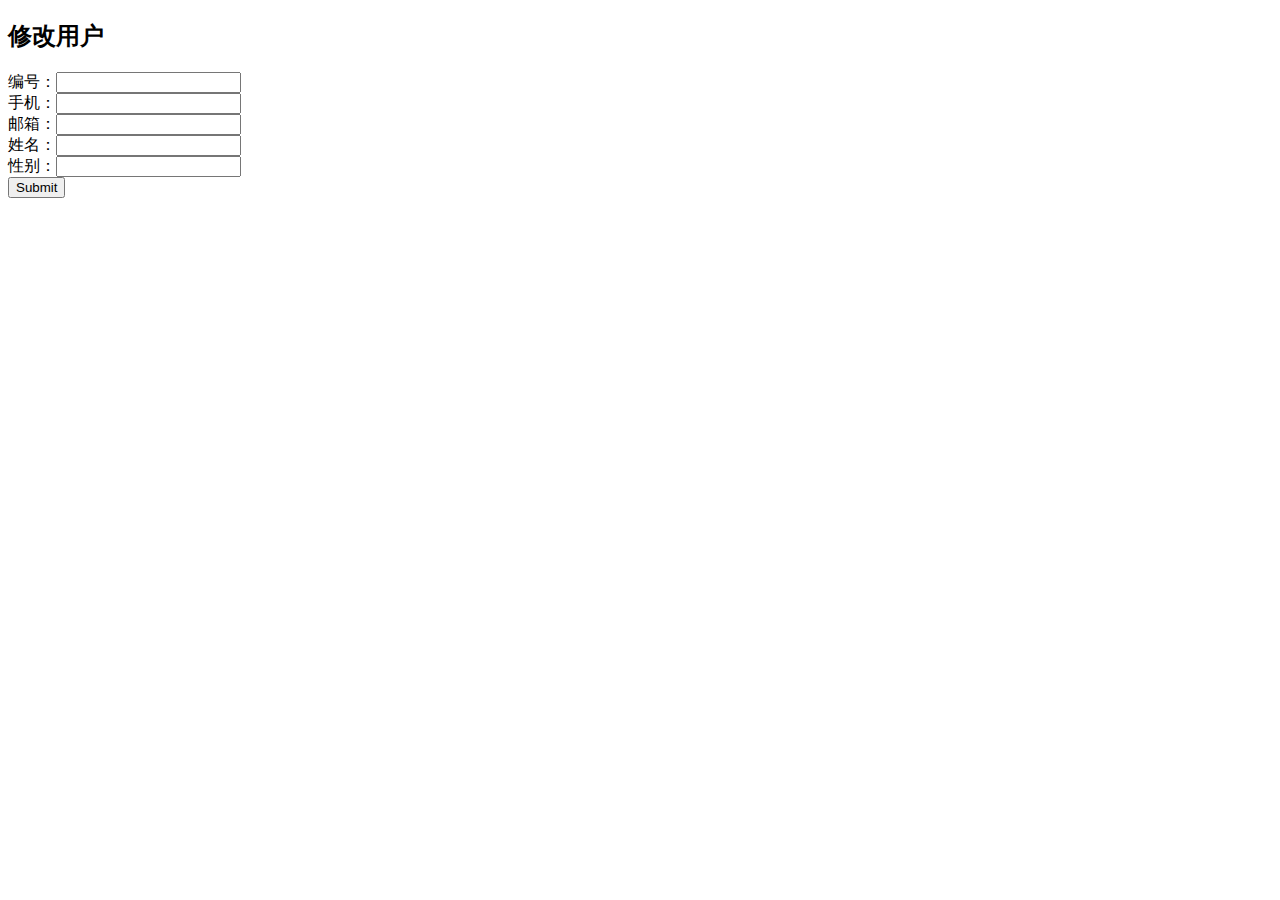
<file: public/user_update.html>
<!doctype html>
<html lang="en">
<head>
  <meta charset="UTF-8">
  <meta name="viewport"
        content="width=device-width, user-scalable=no, initial-scale=1.0, maximum-scale=1.0, minimum-scale=1.0">
  <meta http-equiv="X-UA-Compatible" content="ie=edge">
  <title>user_update</title>
</head>
<body>
  <h2>修改用户</h2>
  <form method="post" action="/user/update">
    编号：<input type="text" name="uid"><br>
    手机：<input type="text" name="phone"><br>
    邮箱：<input type="text" name="email"><br>
    姓名：<input type="text" name="user_name"><br>
    性别：<input type="text" name="gender"><br>
    <input type="submit">
  </form>
</body>
</html>
</file>
<file: public/css/index.css>
/*头部*/
#header-frame{
    position: absolute;
    z-index: 1000;
    top:0;
}
/*导航*/
nav{
    margin-top: 100px;
    height:60px;
    background-color: #f5f5f5;
}
nav ul li{
    margin-right: 40px;
    display:inline-block;
    line-height:40px;
}
nav ul li a{
    color:#666;
    font-size:16px;
}
nav ul li:hover{
    border-bottom:2px solid #0aa1ed;
}
nav ul li:hover a{
    color:#0aa1ed;
}
.nav-current{
    border-bottom:2px solid #0aa1ed;
}
.nav-current a{
    color:#0aa1ed;
}
/*轮播*/
.banner{
    height:400px;
    background-color: #f5f5f5;
}
.banner-pic{
    width:1000px;
    height:400px;
    position: absolute;
    overflow: hidden;
}
.banner-pic ul li{
    float:left;
    display:inline-block;
}
.banner-arrow .left,
.banner-arrow .right{
    width:36px;
    height:72px;
    border-radius: 4px;
    position: absolute;
    background-color: #000;
    opacity: .1;
    top:50%;
    margin-top:-36px;
    transition: .5s;
}
.banner-arrow .left:hover,
.banner-arrow .right:hover{
    opacity: .3;
}
.banner-arrow .left{
    left:10px;
}
.banner-arrow .right{
    right:10px;
}
.banner-arrow .left img,
.banner-arrow .right img{
    width:12px;
    height:20px;
    position: absolute;
    top:50%;
    left:50%;
    margin-top:-10px;
    margin-left:-6px;
}
.banner-index{
    width:400px;
    position: absolute;
    left:50%;
    margin-left:-200px;
    bottom:10px;
    text-align:center;
}
.banner-index li{
    display:inline-block;
    margin:0 2px;
    width:12px;
    height: 12px;
    border-radius: 50%;
    background-color: #fff;
}
.banner-index .banner-current{
    background-color: #0aa1ed;
}
/*商品*/
.recommend,.arrival,.single{
    background-color: #f5f5f5;
}
.recommend{
    padding-top: 10px;
}
.title{
    border-bottom:1px solid #0aa1ed;
    height:48px;
}
.title ul::after{
    content:'';
    display:block;
    clear:both;
}
.title ul li{
    float:left;
    line-height:48px;
    margin-right:10px;
}
.title ul li:first-child{
    margin-right:16px;
}
.title ul li span{
    display: block;
    background-color: #0aa1ed;
    width:5px;
    height:20px;
    margin-top:14px
}
.title ul li img{
    display:inline-block;
    width:30px;
    height:20px;
}
.title ul li h1{
    font-size:20px;
    color:#333;
    font-weight: bold;
}
.content{
    margin-top: 10px;
}
@media (min-width: 992px) {
    .content .row>div:nth-child(1),
    .contetn .row>div:nth-child(2){
        height:370px;
    }
    .content .row>div:nth-child(3),
    .contetn .row>div:nth-child(4),
    .contetn .row>div:nth-child(5),
    .contetn .row>div:nth-child(6){
        height:250px;
    }
    .content .row>div>div{
        background-color: #e8e8e8;
        position: relative;
    }
    .content .row>div>div h1,
    .content .row>div>div p,
    .content .row>div>div h3,
    .content .row>div>div a{
        margin-left:40px;
    }
    .content .row div>div h1{
        font-size:32px;
        height: 64px;
        width:260px;
        color:#333;
        padding-top: 60px;
        overflow: hidden;
        text-overflow: ellipsis;
        white-space: nowrap;
        -webkit-line-clamp: 2;
        line-clamp: 2;
    }
    .content .row div>div img{
        transform: scale(1);
        transition: all 1s;
    }
    .content .row div>div img:hover{
        transform: scale(1.05);
    }
    .content .row div>div p{
        width:200px;
        height:48px;
        font-size:12px;
        text-overflow:ellipsis;
        overflow: hidden;
        white-space: nowrap;
        -webkit-line-clamp: 2;
        line-clamp: 2;
    }
    .content .row div>div h3{
        font-size:24px;
        color:#0aa1ed;
    }
    .content .row div>div a{
        display: block;
        line-height: 40px;
        text-align: center;
        width:132px;
        height: 40px;
        color:#fff;
        background: linear-gradient(#27b1f6,#0aa1ed);
        border-radius: 2px;
        border:none;
        font-size:16px;
        margin-top: 10px;
    }
    .content .row div>div a:hover{
        background: linear-gradient(#0aa1ed,#27b1f6);
    }
    .content .row div:nth-child(1)>div{
        margin:0 10px 10px 0;
        width:calc(100% - 10px);
        height: 360px;
    }
    .content .row div:nth-child(1)>div img{
        position: absolute;
        right:20px;
        bottom:20px;
        width:400px;
        height:300px;
    }
    .content .row div:nth-child(2)>div img{
        position: absolute;
        right:30px;
        bottom:30px;
        width:280px;
        height:210px;
    }
    .content .row div:nth-child(3)>div img{
        position: absolute;
        right:20px;
        bottom:26px;
        width:240px;
        height:180px;
    }
    .content .row div:nth-child(4)>div img,
    .content .row div:nth-child(5)>div img,
    .content .row div:nth-child(6)>div img{
        width:160px;
        height:120px;
        position: relative;
        top:50%;
        left:50%;
        margin-left:-80px;
    }
    .content .row div:nth-child(2)>div{
        height: 360px;
    }
    .content .row div:nth-child(3)>div{
        height:240px;
    }
    .content .row div:nth-child(3)>div h1{
        font-size:22px;
        width:200px;
    }
    .content .row div:nth-child(3)>div p{
        display: none;
    }
    .content .row div:nth-child(4)>div{
        margin:0 0 10px 10px;
        width:calc(100% - 10px);
        height:240px;
    }
    .content .row div:nth-child(5)>div{
        margin:0 0 10px 10px;
        width:calc(100% - 10px);
        height:240px;
    }
    .content .row div:nth-child(6)>div{
        margin:0 0 10px 10px;
        width:calc(100% - 10px);
        height:240px;
    }
    .content .row div:nth-child(4)>div h1,
    .content .row div:nth-child(5)>div h1,
    .content .row div:nth-child(6)>div h1{
        font-size:12px;
        width:60%;
        margin:0 auto;
        padding-top:0;
        height: 24px;
    }
    .content .row div:nth-child(4)>div p,
    .content .row div:nth-child(5)>div p,
    .content .row div:nth-child(6)>div p{
        display: none;
    }
    .content .row div:nth-child(4)>div h3,
    .content .row div:nth-child(5)>div h3,
    .content .row div:nth-child(6)>div h3{
        margin:0 auto;
        text-align: center;
        font-size:20px;
    }
    .content .row div:nth-child(4)>div a,
    .content .row div:nth-child(5)>div a,
    .content .row div:nth-child(6)>div a{
        margin: 0 auto;
        width:100px;
        height:28px;
        font-size:12px;
        line-height: 28px;
        margin-top:10px;
    }
}
</file>
<file: public/css/header.css>
/*头部*/
header{
    width:100%;
    height:100px;
    background-color:#f5f5f5;
}
header .logo{
    height:41px
}
header .logo img{
    width:168px;
    height:41px;
    margin-top:-8px;
}
header span{
    position: relative;
    color:#333;
    font-size:24px;
    font-weight:500;
    line-height:100px;
    margin-left:40px;
}
header span input{
    width:410px;
    height:36px;
    border: 1px solid #0aa1ed;
    padding:10px;
    padding-right:120px;
    background-color: #f5f5f5;
    outline: none;
}
header span input::-webkit-input-placeholder{
    color:#c3c3c3;
}
/* Mozilla Firefox 19+ */
header span input::-moz-placeholder{
    color:#c3c3c3;
}
/* Mozilla Firefox 4 to 18 */
header span input:-moz-placeholder{
    color:#c3c3c3;
}
/* Internet Explorer 10-11 */
header span input:-ms-input-placeholder{
    color:#c3c3c3;
}
header span input:focus{
    border-color: #11ceda;
}
header span .search{
    position: absolute;
    top:0;
    right:0;
}
header span .search_sel{
    position: absolute;
    height: 36px;
    width:100px;
    right:0;
    top:1px;
    cursor:pointer;
}
header span .search_sel b{
    position: absolute;
    left:10px;
    line-height: 36px;
    font-size:14px;
    color:#666;
    font-weight: 500;
}
header span .search_sel img{
    position: absolute;
    top:50%;
    right:10px;
    width:14px;
    height:7px;
    margin-top:-3.5px;
}
header span #btn_search{
    position: absolute;
    width:40px;
    height:36px;
    right:-40px;
    top:50%;
    margin-top:-14px;
}
header span .search_content{
    position: absolute;
    width:300px;
    right:1px;
    top:39px;
    line-height:40px;
    font-size:12px;
    text-align: center;
    color:#666;
}
header span .search_content ul{
    width:100px;
    float:right;
    position: unset;
    overflow: auto;
    max-height: 160px;
    height:160px;
    background-color: #fff;
    box-shadow: 0 0 5px 1px rgba(10,161,237,.4);
}
header span .search_content ul li{
    display:block;
    white-space: nowrap;
    overflow: hidden;
    text-overflow: ellipsis;
}
header span .search_content ul li:hover{
    background-color: #0aa1ed;
    color:#fff;
}
header span .search_content ul::-webkit-scrollbar{
    width: .5rem;
    height: .5rem;
    background: hsla(0,0%,100%,.3);
}
header span .search_content ul::-webkit-scrollbar-track{
    border-radius: 0;
}
header span .search_content ul::-webkit-scrollbar-thumb{
    background-color: rgba(95,95,95,.3);
    transition: all .2s;
    border-radius: .5rem;
}
header span .search_content ul::-webkit-scrollbar-thumb:hover{
    background-color: rgba(95,95,95,.5);
}
header .menu{
    display:inline-block;
    line-height: 100px;
    float:right;
    text-align: center;
    color:#999;
}
header .menu::after{
    content:'';
    clear:both;
    display:block;
}
header .menu li{
    display:inline-block;
    font-size:12px;
}
header .menu li a{
    padding:10px;
    color:#666;
}
header .menu li a:hover{
    color:#0aa1ed;
}
header .menu li:last-child a{
    padding-right:0;
}
header .menu li img{
    width:20px;
    height:20px;
}
</file>
<file: public/css/common.css>
.container_box{
    width:1000px;
    margin:0 auto;
}
</file>
<file: public/css/footer.css>
/*信息*/
.information{
    height:200px;
    background-color:#f5f5f5;
    text-align:center;
    position:relative;
}
.information .container_box{
    display:block;
    height:100px;
    position: absolute;
    top:50%;
    margin-top:-50px;
    left:50%;
    margin-left:-500px;
}
.information li{
    width:calc(25% - 10px);
    display:inline-block;
    color:#666;
    font-size:14px;
}
.information li span:first-child{
    width:60px;
    height:60px;
    border:none;
    background:url("../img/information/cssSprites.png") no-repeat;
    display:inline-block;
}
.information li span:last-child{
    margin-top:4px;
    display:block;
}
/*底部*/
footer{
    padding:40px 0 20px 0;
    width:100%;
    background-color:#fff;
}
.footer_top .footer_left,.footer_center,.footer_right{
    width:calc((100% - 10px) / 3);
    height:124px;
    display:inline-block;
}
.footer_top .footer_left span{
    display:block;
}
.footer_top .footer_left img{
    display:block;
}
.footer_top .footer_left span:last-child{
    margin-top:12px;
}
.footer_top .footer_center ul{
    float:left;
}
.footer_top .footer_center li{
    margin:8px 26px;
    text-align:center;
}
.footer_top .footer_center li a{
    font-size:12px;
    color:#808080;
}
.footer_top .footer_center .footer_center_title{
    color:#333;
    font-size:14px;
    margin-bottom:10px;
}
.footer_top .footer_right span{
    display:inline-block;
    float:right;
}
.footer_top .footer_right span:last-child{
    margin-right:10px;
    text-align:center;
    font-size:14px;
    color:#333;
}
.footer_top .footer_right span:last-child li:first-child{
    margin-bottom:6px
}
.footer_bottom{
    clear:both;
    margin-top:20px;
}
.footer_bottom span{
    display:block;
    color:#333;
    font-size:12px;
    text-align:center;
    width:400px;
    margin:0 auto;
}
</file>
<file: public/css/login_header.css>
/*头部*/
header{
    width:100%;
    height:100px;
    background-color:#f5f5f5;
}
header a{
    height:41px
}
header img{
    width:168px;
    height:41px;
    margin-top:-8px;
}
header span{
    color:#333;
    font-size:24px;
    font-weight:500;
    line-height:100px;
    margin-left:10px;
}
</file>
<file: public/css/user_login.css>
/*广告*/
.banner{
    width:100%;
    height:560px;
    background:url("../img/login/bg.png") no-repeat center center;
    background-size:cover;
    position:relative;
}
.banner .container_box{
    position:relative;
}
.logreg_box{
    margin-top:100px;
    width:280px;
    background-color:rgba(0,0,0,.3);
    position:absolute;
    padding:10px;
    right:0;
    top:50%;
    font-size:12px;
    color:#fff;
    border-radius:2px;
}
.logreg_box input{
    width:260px;
    height:32px;
    padding-left:16px;
    margin-top:10px;
}
.logreg_box .inner_box{
    position:relative;
}
.logreg_box .inner_box img{
    position:absolute;
    z-index:1;
    top:14px;
    right:10px;
}
.logreg_box  .logreg_tip{
    display:block;
    padding-left:10px;
    opacity:1;
    font-size:12px;
    margin-top:10px;
}
.logreg_box .logreg_tip_warning{
    color:#f71147;
}
.logreg_box .logreg_tip_formal{
    color:#999;
}
.logreg_box img{
    width:28px;
    height:28px;
}
.logreg_title{
    border-bottom:1px solid #fff;
    height:36px;
    margin:10px 0;
}
.logreg_title ul li{
    display:inline-block;
    width:50%;
    height:36px;
    font-size:16px;
    text-align:center;
    float:left;
}
.logreg_title ul li a{
    color:#fff;
}
.logreg_title ul li:hover,.current{
    border-bottom:1px solid #0aa1ed;
}
.logreg_title ul li:hover a{
    color:#0aa1ed;
}
.logreg_title ul .current a{
    color:#0aa1ed;
}
.logreg_hint{
    margin-top:40px;
    margin-bottom:10px;
}
.logreg_hint .logreg_hint_auto{
    width:50%;
    height:12px;
    display:block;
    position:absolute;
    left:0;
    bottom:0;
    vertical-align:middle;
}
.logreg_hint .logreg_hint_auto input,label{
    position:absolute;
    display:block;
    width:14px;
    height:14px;
    font-size:12px;
    line-height:12px;
    margin:0;
}
.logreg_hint .logreg_hint_auto label{
    bottom:0;
    left:20px;
    width:50%;
    height:12px;
}
.logreg_hint .logreg_hint_forget{
    width:50%;
    display:block;
    position:absolute;
    right:0;
    bottom:0;
    text-align:right;
}
.logreg_hint .logreg_hint_forget a{
    color: #ed8e14;
}
.logreg_btn button{
    margin-top:10px;
    width:100%;
    height:40px;
    border:none;
    background-color:#0aa1ed;
    color:#fff;
    font-size:16px;
    border-radius:2px;
}
</file>
<file: public/css/grid.css>
/*栅格系统(仿BootStrap)*/
.row {
    display: -webkit-box;
    display: -ms-flexbox;
    display: flex;
    -ms-flex-wrap: wrap;
    flex-wrap: wrap;
}

.col-1, .col-2, .col-3, .col-4, .col-5, .col-6, .col-7, .col-8, .col-9, .col-10, .col-11, .col-12, .col,
.col-auto, .col-sm-1, .col-sm-2, .col-sm-3, .col-sm-4, .col-sm-5, .col-sm-6, .col-sm-7, .col-sm-8, .col-sm-9, .col-sm-10, .col-sm-11, .col-sm-12, .col-sm,
.col-sm-auto, .col-md-1, .col-md-2, .col-md-3, .col-md-4, .col-md-5, .col-md-6, .col-md-7, .col-md-8, .col-md-9, .col-md-10, .col-md-11, .col-md-12, .col-md,
.col-md-auto, .col-lg-1, .col-lg-2, .col-lg-3, .col-lg-4, .col-lg-5, .col-lg-6, .col-lg-7, .col-lg-8, .col-lg-9, .col-lg-10, .col-lg-11, .col-lg-12, .col-lg,
.col-lg-auto, .col-xl-1, .col-xl-2, .col-xl-3, .col-xl-4, .col-xl-5, .col-xl-6, .col-xl-7, .col-xl-8, .col-xl-9, .col-xl-10, .col-xl-11, .col-xl-12, .col-xl,
.col-xl-auto {
    position: relative;
    width: 100%;
    min-height: 1px;
}

.col {
    -ms-flex-preferred-size: 0;
    flex-basis: 0;
    -webkit-box-flex: 1;
    -ms-flex-positive: 1;
    flex-grow: 1;
    max-width: 100%;
}

.col-auto {
    -webkit-box-flex: 0;
    -ms-flex: 0 0 auto;
    flex: 0 0 auto;
    width: auto;
    max-width: none;
}

.col-1 {
    -webkit-box-flex: 0;
    -ms-flex: 0 0 calc(100% / 12);
    flex: 0 0 calc(100% / 12);
    max-width: calc(100% / 12);
}

.col-2 {
    -webkit-box-flex: 0;
    -ms-flex: 0 0 calc(200% / 12);
    flex: 0 0 calc(200% / 12);
    max-width: calc(200% / 12);
}

.col-3 {
    -webkit-box-flex: 0;
    -ms-flex: 0 0 calc(300% / 12);
    flex: 0 0 calc(300% / 12);
    max-width: calc(300% / 12);
}

.col-4 {
    -webkit-box-flex: 0;
    -ms-flex: 0 0 calc(400% / 12);
    flex: 0 0 calc(400% / 12);
    max-width: calc(400% / 12);
}

.col-5 {
    -webkit-box-flex: 0;
    -ms-flex: 0 0 calc(500% / 12);
    flex: 0 0 calc(500% / 12);
    max-width: calc(500% / 12);
}

.col-6 {
    -webkit-box-flex: 0;
    -ms-flex: 0 0 calc(600% / 12);
    flex: 0 0 calc(600% / 12);
    max-width: calc(600% / 12);
}

.col-7 {
    -webkit-box-flex: 0;
    -ms-flex: 0 0 calc(700% / 12);
    flex: 0 0 calc(700% / 12);
    max-width: calc(700% / 12);
}

.col-8 {
    -webkit-box-flex: 0;
    -ms-flex: 0 0 calc(800% / 12);
    flex: 0 0 calc(800% / 12);
    max-width: calc(800% / 12);
}

.col-9 {
    -webkit-box-flex: 0;
    -ms-flex: 0 0 calc(900% / 12);
    flex: 0 0 calc(900% / 12);
    max-width: calc(900% / 12);
}

.col-10 {
    -webkit-box-flex: 0;
    -ms-flex: 0 0 calc(1000% / 12);
    flex: 0 0 calc(1000% / 12);
    max-width: calc(1000% / 12);
}

.col-11 {
    -webkit-box-flex: 0;
    -ms-flex: 0 0 calc(1100% / 12);
    flex: 0 0 calc(1100% / 12);
    max-width: calc(1100% / 12);
}

.col-12 {
    -webkit-box-flex: 0;
    -ms-flex: 0 0 100%;
    flex: 0 0 100%;
    max-width: 100%;
}

@media (min-width: 576px){
    .col-sm {
        -ms-flex-preferred-size: 0;
        flex-basis: 0;
        -webkit-box-flex: 1;
        -ms-flex-positive: 1;
        flex-grow: 1;
        max-width: 100%;
    }
    .col-sm-auto {
        -webkit-box-flex: 0;
        -ms-flex: 0 0 auto;
        flex: 0 0 auto;
        width: auto;
        max-width: none;
    }
    .col-sm-1 {
        -webkit-box-flex: 0;
        -ms-flex: 0 0 calc(100% / 12);
        flex: 0 0 calc(100% / 12);
        max-width: calc(100% / 12);
    }
    .col-sm-2 {
        -webkit-box-flex: 0;
        -ms-flex: 0 0 calc(200% / 12);
        flex: 0 0 calc(200% / 12);
        max-width: calc(200% / 12);
    }
    .col-sm-3 {
        -webkit-box-flex: 0;
        -ms-flex: 0 0 calc(300% / 12);
        flex: 0 0 calc(300% / 12);
        max-width: calc(300% / 12);
    }
    .col-sm-4 {
        -webkit-box-flex: 0;
        -ms-flex: 0 0 calc(400% / 12);
        flex: 0 0 calc(400% / 12);
        max-width: calc(400% / 12);
    }
    .col-sm-5 {
        -webkit-box-flex: 0;
        -ms-flex: 0 0 calc(500% / 12);
        flex: 0 0 calc(500% / 12);
        max-width: calc(500% / 12);
    }
    .col-sm-6 {
        -webkit-box-flex: 0;
        -ms-flex: 0 0 calc(600% / 12);
        flex: 0 0 calc(600% / 12);
        max-width: calc(600% / 12);
    }
    .col-sm-7 {
        -webkit-box-flex: 0;
        -ms-flex: 0 0 calc(700% / 12);
        flex: 0 0 calc(700% / 12);
        max-width: calc(700% / 12);
    }
    .col-sm-8 {
        -webkit-box-flex: 0;
        -ms-flex: 0 0 calc(800% / 12);
        flex: 0 0 calc(800% / 12);
        max-width: calc(800% / 12);
    }
    .col-sm-9 {
        -webkit-box-flex: 0;
        -ms-flex: 0 0 calc(900% / 12);
        flex: 0 0 calc(900% / 12);
        max-width: calc(900% / 12);
    }
    .col-sm-10 {
        -webkit-box-flex: 0;
        -ms-flex: 0 0 calc(1000% / 12);
        flex: 0 0 calc(1000% / 12);
        max-width: calc(1000% / 12);
    }
    .col-sm-11 {
        -webkit-box-flex: 0;
        -ms-flex: 0 0 calc(1100% / 12);
        flex: 0 0 calc(1100% / 12);
        max-width: calc(1100% / 12);
    }
    .col-sm-12 {
        -webkit-box-flex: 0;
        -ms-flex: 0 0 100%;
        flex: 0 0 100%;
        max-width: 100%;
    }
}

@media (min-width: 768px){
    .col-md {
        -ms-flex-preferred-size: 0;
        flex-basis: 0;
        -webkit-box-flex: 1;
        -ms-flex-positive: 1;
        flex-grow: 1;
        max-width: 100%;
    }
    .col-md-auto {
        -webkit-box-flex: 0;
        -ms-flex: 0 0 auto;
        flex: 0 0 auto;
        width: auto;
        max-width: none;
    }
    .col-md-1 {
        -webkit-box-flex: 0;
        -ms-flex: 0 0 calc(100% / 12);
        flex: 0 0 calc(100% / 12);
        max-width: calc(100% / 12);
    }
    .col-md-2 {
        -webkit-box-flex: 0;
        -ms-flex: 0 0 calc(200% / 12);
        flex: 0 0 calc(200% / 12);
        max-width: calc(200% / 12);
    }
    .col-md-3 {
        -webkit-box-flex: 0;
        -ms-flex: 0 0 calc(300% / 12);
        flex: 0 0 calc(300% / 12);
        max-width: calc(300% / 12);
    }
    .col-md-4 {
        -webkit-box-flex: 0;
        -ms-flex: 0 0 calc(400% / 12);
        flex: 0 0 calc(400% / 12);
        max-width: calc(400% / 12);
    }
    .col-md-5 {
        -webkit-box-flex: 0;
        -ms-flex: 0 0 calc(500% / 12);
        flex: 0 0 calc(500% / 12);
        max-width: calc(500% / 12);
    }
    .col-md-6 {
        -webkit-box-flex: 0;
        -ms-flex: 0 0 calc(600% / 12);
        flex: 0 0 calc(600% / 12);
        max-width: calc(600% / 12);
    }
    .col-md-7 {
        -webkit-box-flex: 0;
        -ms-flex: 0 0 calc(700% / 12);
        flex: 0 0 calc(700% / 12);
        max-width: calc(700% / 12);
    }
    .col-md-8 {
        -webkit-box-flex: 0;
        -ms-flex: 0 0 calc(800% / 12);
        flex: 0 0 calc(800% / 12);
        max-width: calc(800% / 12);
    }
    .col-md-9 {
        -webkit-box-flex: 0;
        -ms-flex: 0 0 calc(900% / 12);
        flex: 0 0 calc(900% / 12);
        max-width: calc(900% / 12);
    }
    .col-md-10 {
        -webkit-box-flex: 0;
        -ms-flex: 0 0 calc(1000% / 12);
        flex: 0 0 calc(1000% / 12);
        max-width: calc(1000% / 12);
    }
    .col-md-11 {
        -webkit-box-flex: 0;
        -ms-flex: 0 0 calc(1100% / 12);
        flex: 0 0 calc(1100% / 12);
        max-width: calc(1100% / 12);
    }
    .col-md-12 {
        -webkit-box-flex: 0;
        -ms-flex: 0 0 100%;
        flex: 0 0 100%;
        max-width: 100%;
    }
}

@media (min-width: 992px){
    .col-lg {
        -ms-flex-preferred-size: 0;
        flex-basis: 0;
        -webkit-box-flex: 1;
        -ms-flex-positive: 1;
        flex-grow: 1;
        max-width: 100%;
    }
    .col-lg-auto {
        -webkit-box-flex: 0;
        -ms-flex: 0 0 auto;
        flex: 0 0 auto;
        width: auto;
        max-width: none;
    }
    .col-lg-1 {
        -webkit-box-flex: 0;
        -ms-flex: 0 0 calc(100% / 12);
        flex: 0 0 calc(100% / 12);
        max-width: calc(100% / 12);
    }
    .col-lg-2 {
        -webkit-box-flex: 0;
        -ms-flex: 0 0 calc(200% / 12);
        flex: 0 0 calc(200% / 12);
        max-width: calc(200% / 12);
    }
    .col-lg-3 {
        -webkit-box-flex: 0;
        -ms-flex: 0 0 calc(300% / 12);
        flex: 0 0 calc(300% / 12);
        max-width: calc(300% / 12);
    }
    .col-lg-4 {
        -webkit-box-flex: 0;
        -ms-flex: 0 0 calc(400% / 12);
        flex: 0 0 calc(400% / 12);
        max-width: calc(400% / 12);
    }
    .col-lg-5 {
        -webkit-box-flex: 0;
        -ms-flex: 0 0 calc(500% / 12);
        flex: 0 0 calc(500% / 12);
        max-width: calc(500% / 12);
    }
    .col-lg-6 {
        -webkit-box-flex: 0;
        -ms-flex: 0 0 calc(600% / 12);
        flex: 0 0 calc(600% / 12);
        max-width: calc(600% / 12);
    }
    .col-lg-7 {
        -webkit-box-flex: 0;
        -ms-flex: 0 0 calc(700% / 12);
        flex: 0 0 calc(700% / 12);
        max-width: calc(700% / 12);
    }
    .col-lg-8 {
        -webkit-box-flex: 0;
        -ms-flex: 0 0 calc(800% / 12);
        flex: 0 0 calc(800% / 12);
        max-width: calc(800% / 12);
    }
    .col-lg-9 {
        -webkit-box-flex: 0;
        -ms-flex: 0 0 calc(900% / 12);
        flex: 0 0 calc(900% / 12);
        max-width: calc(900% / 12);
    }
    .col-lg-10 {
        -webkit-box-flex: 0;
        -ms-flex: 0 0 calc(1000% / 12);
        flex: 0 0 calc(1000% / 12);
        max-width: calc(1000% / 12);
    }
    .col-lg-11 {
        -webkit-box-flex: 0;
        -ms-flex: 0 0 calc(1100% / 12);
        flex: 0 0 calc(1100% / 12);
        max-width: calc(1100% / 12);
    }
    .col-lg-12 {
        -webkit-box-flex: 0;
        -ms-flex: 0 0 100%;
        flex: 0 0 100%;
        max-width: 100%;
    }
}

@media (min-width: 1200px){
    .col-xl {
        -ms-flex-preferred-size: 0;
        flex-basis: 0;
        -webkit-box-flex: 1;
        -ms-flex-positive: 1;
        flex-grow: 1;
        max-width: 100%;
    }
    .col-xl-auto {
        -webkit-box-flex: 0;
        -ms-flex: 0 0 auto;
        flex: 0 0 auto;
        width: auto;
        max-width: none;
    }
    .col-xl-1 {
        -webkit-box-flex: 0;
        -ms-flex: 0 0 calc(100% / 12);
        flex: 0 0 calc(100% / 12);
        max-width: calc(100% / 12);
    }
    .col-xl-2 {
        -webkit-box-flex: 0;
        -ms-flex: 0 0 calc(200% / 12);
        flex: 0 0 calc(200% / 12);
        max-width: calc(200% / 12);
    }
    .col-xl-3 {
        -webkit-box-flex: 0;
        -ms-flex: 0 0 calc(300% / 12);
        flex: 0 0 calc(300% / 12);
        max-width: calc(300% / 12);
    }
    .col-xl-4 {
        -webkit-box-flex: 0;
        -ms-flex: 0 0 calc(400% / 12);
        flex: 0 0 calc(400% / 12);
        max-width: calc(400% / 12);
    }
    .col-xl-5 {
        -webkit-box-flex: 0;
        -ms-flex: 0 0 calc(500% / 12);
        flex: 0 0 calc(500% / 12);
        max-width: calc(500% / 12);
    }
    .col-xl-6 {
        -webkit-box-flex: 0;
        -ms-flex: 0 0 calc(600% / 12);
        flex: 0 0 calc(600% / 12);
        max-width: calc(600% / 12);
    }
    .col-xl-7 {
        -webkit-box-flex: 0;
        -ms-flex: 0 0 calc(700% / 12);
        flex: 0 0 calc(700% / 12);
        max-width: calc(700% / 12);
    }
    .col-xl-8 {
        -webkit-box-flex: 0;
        -ms-flex: 0 0 calc(800% / 12);
        flex: 0 0 calc(800% / 12);
        max-width: calc(800% / 12);
    }
    .col-xl-9 {
        -webkit-box-flex: 0;
        -ms-flex: 0 0 calc(900% / 12);
        flex: 0 0 calc(900% / 12);
        max-width: calc(900% / 12);
    }
    .col-xl-10 {
        -webkit-box-flex: 0;
        -ms-flex: 0 0 calc(1000% / 12);
        flex: 0 0 calc(1000% / 12);
        max-width: calc(1000% / 12);
    }
    .col-xl-11 {
        -webkit-box-flex: 0;
        -ms-flex: 0 0 calc(1100% / 12);
        flex: 0 0 calc(1100% / 12);
        max-width: calc(1100% / 12);
    }
    .col-xl-12 {
        -webkit-box-flex: 0;
        -ms-flex: 0 0 100%;
        flex: 0 0 100%;
        max-width: 100%;
    }
}
</file>
